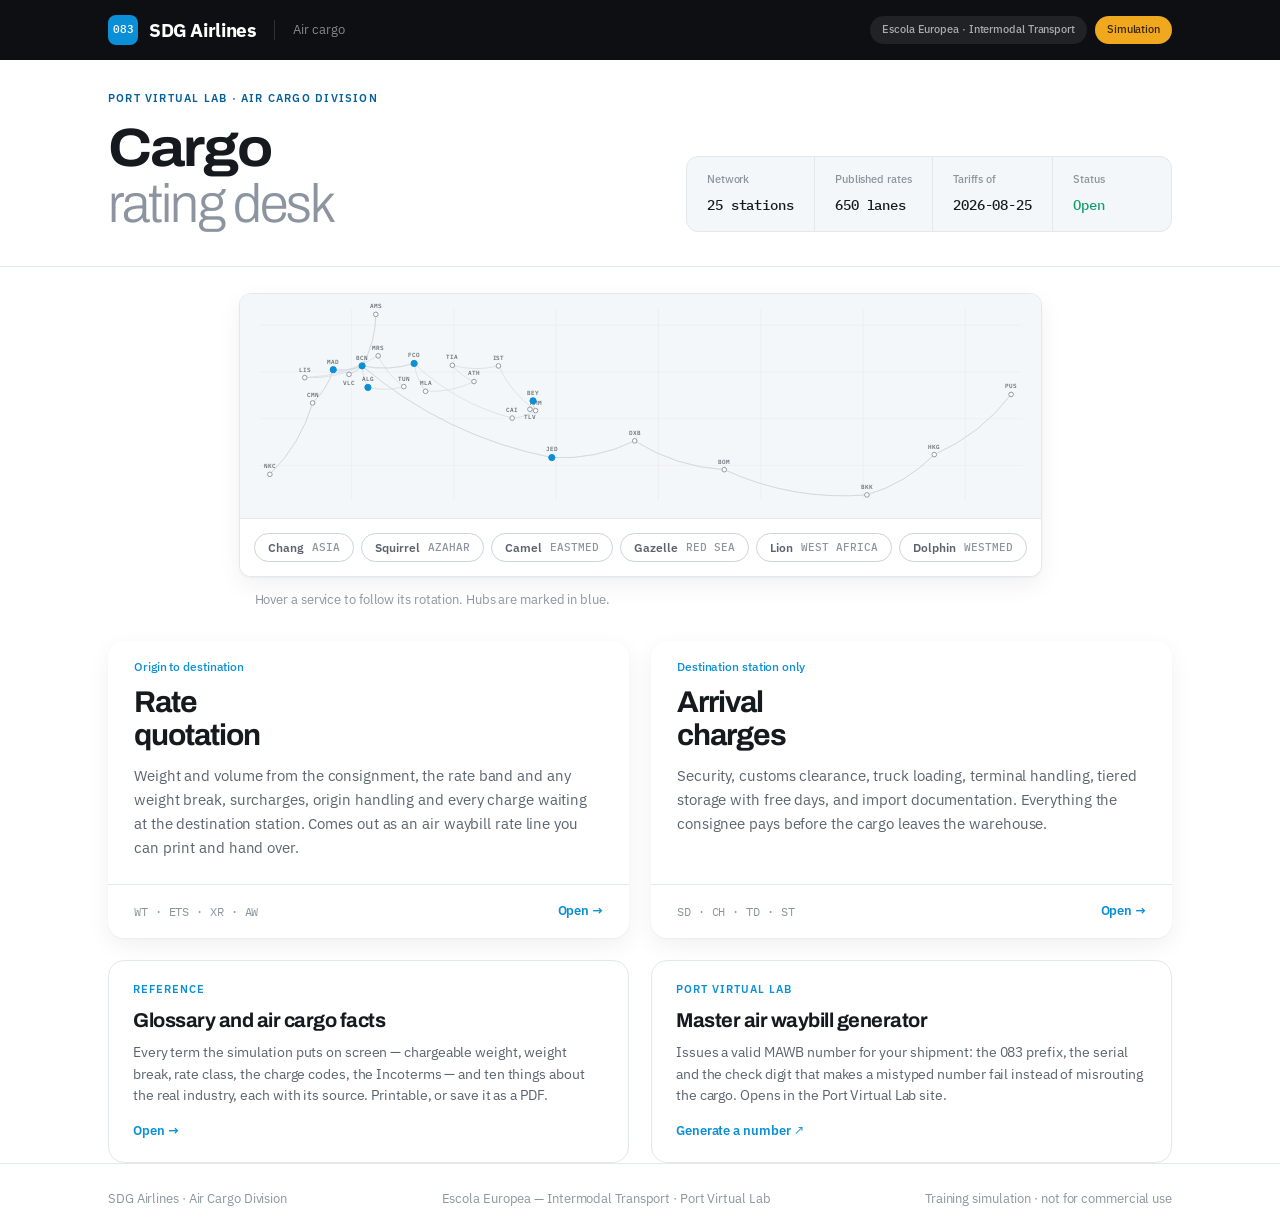
<file: docs/index.html>
<!DOCTYPE html>
<html lang="en">
<head>
<meta charset="UTF-8">
<meta name="viewport" content="width=device-width, initial-scale=1.0">
<title>SDG Airlines — Air cargo tools</title>
<link rel="preconnect" href="https://fonts.googleapis.com">
<link rel="preconnect" href="https://fonts.gstatic.com" crossorigin>
<link href="https://fonts.googleapis.com/css2?family=Archivo:wdth,wght@75..125,300..800&family=IBM+Plex+Mono:wght@400;500;600&family=IBM+Plex+Sans:wght@400;500;600&display=swap" rel="stylesheet">
<link rel="stylesheet" href="assets/css/sdg.css?v=202609220929">
</head>
<body>

<header class="carrier">
  <div class="carrier-in">
    <span class="mark"><span class="prefix">083</span>SDG Airlines</span>
    <span class="carrier-role">Air cargo</span>
    <span class="carrier-end">
      <span class="flag">Escola Europea &middot; Intermodal Transport</span>
      <span class="flag sim">Simulation</span>
    </span>
  </div>
</header>

<div class="masthead">
  <div class="masthead-in">
    <div class="masthead-txt">
      <div class="eyebrow">Port Virtual Lab &middot; air cargo division</div>
      <h1 class="headline">Cargo<span class="thin">rating desk</span></h1>
    </div>
    <div class="strip">
    <div class="strip-cell"><span class="strip-k">Network</span><span class="strip-v" id="n-airports">—</span></div>
    <div class="strip-cell"><span class="strip-k">Published rates</span><span class="strip-v" id="n-lanes">—</span></div>
    <div class="strip-cell"><span class="strip-k">Tariffs of</span><span class="strip-v" id="n-updated">—</span></div>
    <div class="strip-cell"><span class="strip-k">Status</span><span class="strip-v ok">Open</span></div>
  </div>
  </div>
</div>

<div class="mapwrap">
  <figure class="mapfig">
    <svg id="map" role="img" aria-label="SDG Airlines network: the active stations and the legs of every rotation"></svg>
    <div class="maplegend" id="maplegend"></div>
  </figure>
  <p class="map-cap">Hover a service to follow its rotation. Hubs are marked in blue.</p>
</div>

<div class="desks">
  <a class="desk" href="quote.html">
    <div class="desk-n">Origin to destination</div>
    <div class="desk-b">
      <div class="desk-t">Rate<br>quotation</div>
      <div class="desk-x">Weight and volume from the consignment, the rate band and any weight break, surcharges, origin handling and every charge waiting at the destination station. Comes out as an air waybill rate line you can print and hand over.</div>
    </div>
    <div class="desk-f">
      <span class="desk-codes">WT &middot; ETS &middot; XR &middot; AW</span>
      <span class="desk-go">Open &rarr;</span>
    </div>
  </a>

  <a class="desk" href="arrival.html">
    <div class="desk-n">Destination station only</div>
    <div class="desk-b">
      <div class="desk-t">Arrival<br>charges</div>
      <div class="desk-x">Security, customs clearance, truck loading, terminal handling, tiered storage with free days, and import documentation. Everything the consignee pays before the cargo leaves the warehouse.</div>
    </div>
    <div class="desk-f">
      <span class="desk-codes">SD &middot; CH &middot; TD &middot; ST</span>
      <span class="desk-go">Open &rarr;</span>
    </div>
  </a>
</div>

<div class="desks-2">
  <a class="desk-s" href="glossary.html">
    <span class="desk-s-n">Reference</span>
    <span class="desk-s-t">Glossary and air cargo facts</span>
    <span class="desk-s-x">Every term the simulation puts on screen &mdash; chargeable weight,
    weight break, rate class, the charge codes, the Incoterms &mdash; and ten things about the
    real industry, each with its source. Printable, or save it as a PDF.</span>
    <span class="desk-s-f">Open &rarr;</span>
  </a>

  <a class="desk-s" href="https://sites.google.com/playpcs.com/sdg-airlines/quotations/master-awb-number-generator" target="_blank" rel="noopener">
    <span class="desk-s-n">Port Virtual Lab</span>
    <span class="desk-s-t">Master air waybill generator</span>
    <span class="desk-s-x">Issues a valid MAWB number for your shipment: the 083 prefix, the
    serial and the check digit that makes a mistyped number fail instead of misrouting the
    cargo. Opens in the Port Virtual Lab site.</span>
    <span class="desk-s-f"><span class="ext">Generate a number</span></span>
  </a>
</div>

<footer class="foot">
  <div class="foot-in">
    <span>SDG Airlines &middot; Air Cargo Division</span>
    <span>Escola Europea &mdash; Intermodal Transport &middot; Port Virtual Lab</span>
    <span>Training simulation &middot; not for commercial use</span>
  </div>
</footer>

<script src="assets/js/engine.js?v=202609220929"></script>
<script src="assets/js/data.js?v=202609220929"></script>
<script src="assets/js/map.js?v=202609220929"></script>
<script>
SDGData.load().then(function (d) {
  document.getElementById('n-airports').textContent =
    d.airports.filter(function (a) { return a.active; }).length + ' stations';
  var lanes = 0;
  Object.keys(d.routes).forEach(function (o) { lanes += Object.keys(d.routes[o]).length; });
  document.getElementById('n-lanes').textContent = lanes + ' lanes';
  document.getElementById('n-updated').textContent = (d.generated_at || '').slice(0, 10) || '—';
  SDGMap.draw(document.getElementById('map'), document.getElementById('maplegend'), d);
}).catch(function (e) {
  document.getElementById('n-airports').textContent = 'unavailable';
  console.error(e);
});
</script>
</body>
</html>
</file>
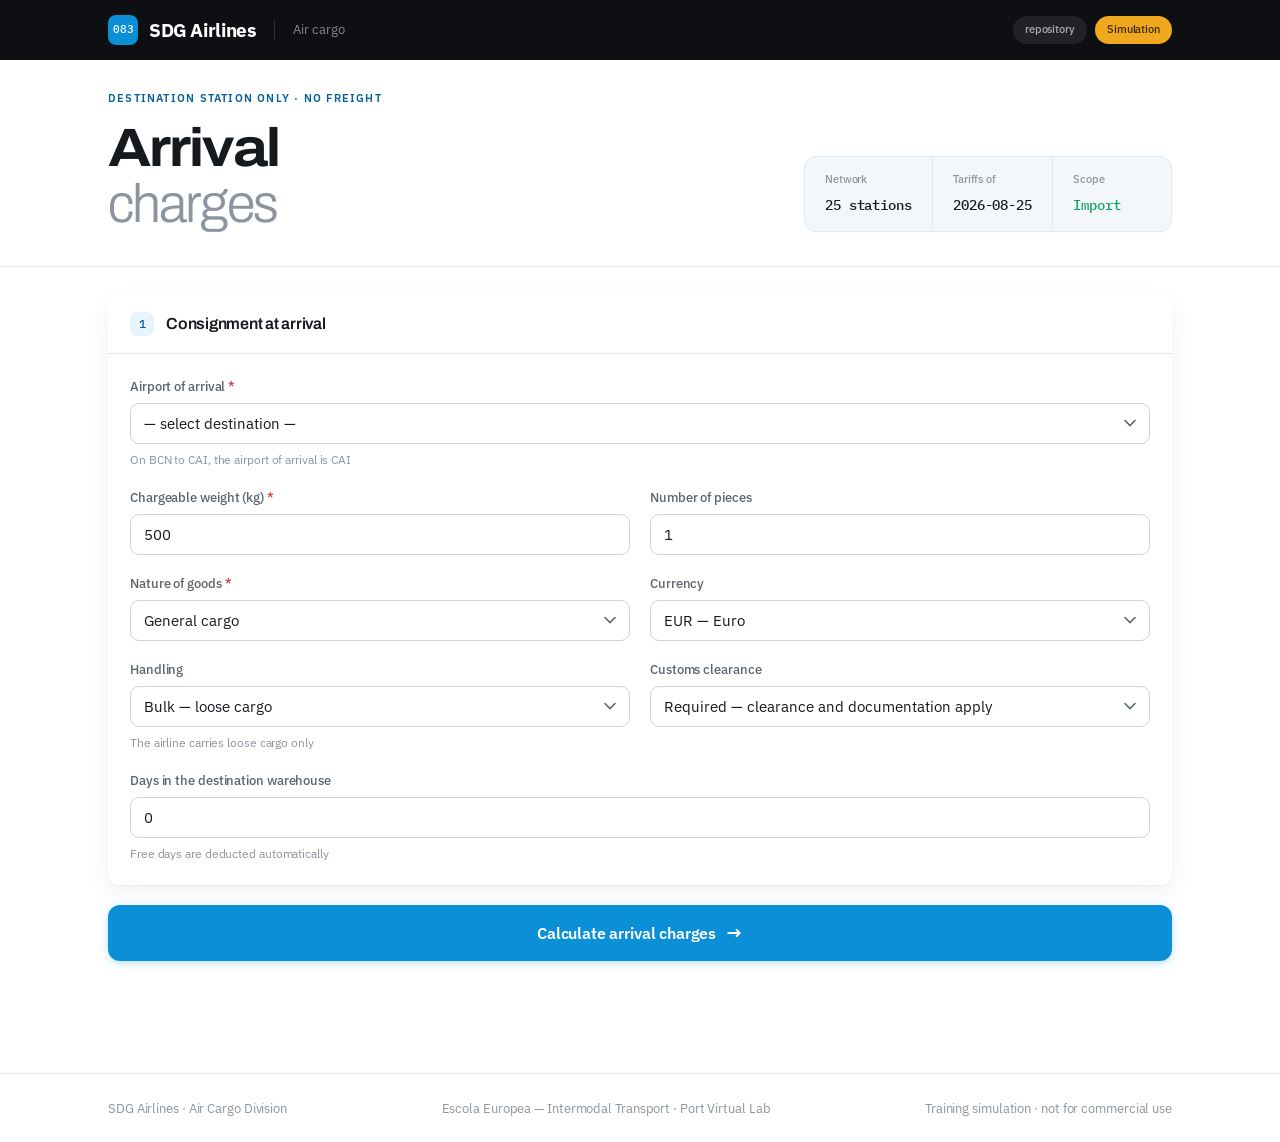
<file: docs/arrival.html>
<!DOCTYPE html>
<html lang="en">
<head>
<meta charset="UTF-8">
<meta name="viewport" content="width=device-width, initial-scale=1.0">
<title>SDG Airlines — Arrival charges</title>
<link rel="preconnect" href="https://fonts.googleapis.com">
<link rel="preconnect" href="https://fonts.gstatic.com" crossorigin>
<link href="https://fonts.googleapis.com/css2?family=Archivo:wdth,wght@75..125,300..800&family=IBM+Plex+Mono:wght@400;500;600&family=IBM+Plex+Sans:wght@400;500;600&display=swap" rel="stylesheet">
<link rel="stylesheet" href="assets/css/sdg.css?v=202609220929">
</head>
<body>

<header class="carrier">
  <div class="carrier-in">
    <a class="mark" href="index.html"><span class="prefix">083</span>SDG Airlines</a>
    <span class="carrier-role">Air cargo</span>
    <span class="carrier-end">
      <span class="flag" id="s-source">repository</span>
      <span class="flag sim">Simulation</span>
    </span>
  </div>
</header>

<div class="masthead">
  <div class="masthead-in">
    <div class="masthead-txt">
      <div class="eyebrow">Destination station only · no freight</div>
      <h1 class="headline">Arrival<span class="thin">charges</span></h1>
    </div>
    <div class="strip">
    <div class="strip-cell"><span class="strip-k">Network</span><span class="strip-v" id="s-airports">—</span></div>
    <div class="strip-cell"><span class="strip-k">Tariffs of</span><span class="strip-v" id="s-updated">—</span></div>
    <div class="strip-cell"><span class="strip-k">Scope</span><span class="strip-v ok">Import</span></div>
  </div>
  </div>
</div>

<main class="shell">

  <section class="box">
    <div class="box-head"><span class="box-n">1</span><span class="box-t">Consignment at arrival</span></div>
    <div class="fields">
      <div class="field wide">
        <label for="destination">Airport of arrival <span class="req">*</span></label>
        <select id="destination"></select>
        <div class="note">On BCN to CAI, the airport of arrival is CAI</div>
      </div>
      <div class="field">
        <label for="cwDirect">Chargeable weight (kg) <span class="req">*</span></label>
        <input type="number" id="cwDirect" value="500" min="1" step="0.5">
      </div>
      <div class="field">
        <label for="pieces">Number of pieces</label>
        <input type="number" id="pieces" value="1" min="1" step="1">
      </div>
      <div class="field">
        <label for="cargoType">Nature of goods <span class="req">*</span></label>
        <select id="cargoType"></select>
      </div>
      <div class="field">
        <label for="currency">Currency</label>
        <select id="currency"></select>
      </div>
      <div class="field">
        <label for="handling">Handling</label>
        <select id="handling">
          <option value="Bulk">Bulk &mdash; loose cargo</option>
        </select>
        <div class="note">The airline carries loose cargo only</div>
      </div>
      <div class="field">
        <label for="customs">Customs clearance</label>
        <select id="customs">
          <option value="yes">Required — clearance and documentation apply</option>
          <option value="no">Not required</option>
        </select>
      </div>
      <div class="field wide">
        <label for="storageDays">Days in the destination warehouse</label>
        <input type="number" id="storageDays" value="0" min="0" step="1">
        <div class="note">Free days are deducted automatically</div>
      </div>
    </div>
  </section>

  <section class="box" id="gate">
    <div class="box-head"><span class="box-n">2</span><span class="box-t">Who is quoting</span>
      <span class="box-note">Recorded in the Port Virtual Lab operations register</span></div>
    <div class="fields">
      <div class="field">
        <label for="opName">Your name <span class="req">*</span></label>
        <input type="text" id="opName" autocomplete="name" placeholder="first and last name">
      </div>
      <div class="field">
        <label for="opEmail">Email address <span class="req">*</span></label>
        <input type="email" id="opEmail" autocomplete="email" placeholder="you@school.edu">
      </div>
      <div class="field wide">
        <label for="opPin">Port Virtual Lab PIN <span class="req">*</span></label>
        <input type="text" id="opPin" autocomplete="off" placeholder="your institution's code">
        <div class="note">Checked against the Port Virtual Lab register. Ask your tutor if you do not have one.</div>
      </div>
    </div>
  </section>

  <button class="execute" id="calc" type="button">Calculate arrival charges</button>

  <section class="doc" id="doc">
    <div id="alert"></div>
    <div class="doc-sheet">
      <div class="doc-top">
        <div>
          <div class="doc-carrier">SDG Airlines</div>
          <div class="doc-kind">Air cargo division &middot; arrival charges estimate</div>
          <div class="doc-lane" id="doc-lane"></div>
          <div class="doc-cities" id="doc-cities"></div>
        </div>
        <div>
          <dl class="doc-ref" id="doc-ref"></dl>
          <div class="tools">
            <button class="tool" id="print" type="button">Print</button>
            <button class="tool" id="csv" type="button">Export CSV</button>
          </div>
        </div>
      </div>
      <div class="rateline" id="rateline"></div>
      <div class="ledger-wrap"><table class="ledger"><tbody id="ledger"></tbody></table></div>
      <div class="grand">
        <div>
          <div class="grand-k">Total charges</div>
          <div class="grand-sub">Charges due at the destination station</div>
        </div>
        <div class="grand-v" id="grand"></div>
      </div>
      <div class="terms">
        <div class="terms-k">Conditions</div>
        <div class="terms-x">This estimate covers arrival charges at the destination airport only. Air freight, origin handling, airline surcharges, inland trucking, import duties, VAT and customs taxes are not included — use the rate quotation for a complete origin-to-destination figure. Storage is estimated on the declared number of days and is recalculated on actual release.</div>
        <div class="sign">Issued by SDG Airlines</div>
      </div>
    </div>
  </section>

</main>

<footer class="foot">
  <div class="foot-in">
    <span>SDG Airlines &middot; Air Cargo Division</span>
    <span>Escola Europea &mdash; Intermodal Transport &middot; Port Virtual Lab</span>
    <span>Training simulation &middot; not for commercial use</span>
  </div>
</footer>

<script src="assets/js/engine.js?v=202609220929"></script>
<script src="assets/js/network.js?v=202609220929"></script>
<script src="assets/js/data.js?v=202609220929"></script>
<script src="assets/js/ui.js?v=202609220929"></script>
<script>SDGUI.init('arrival');</script>
</body>
</html>
</file>
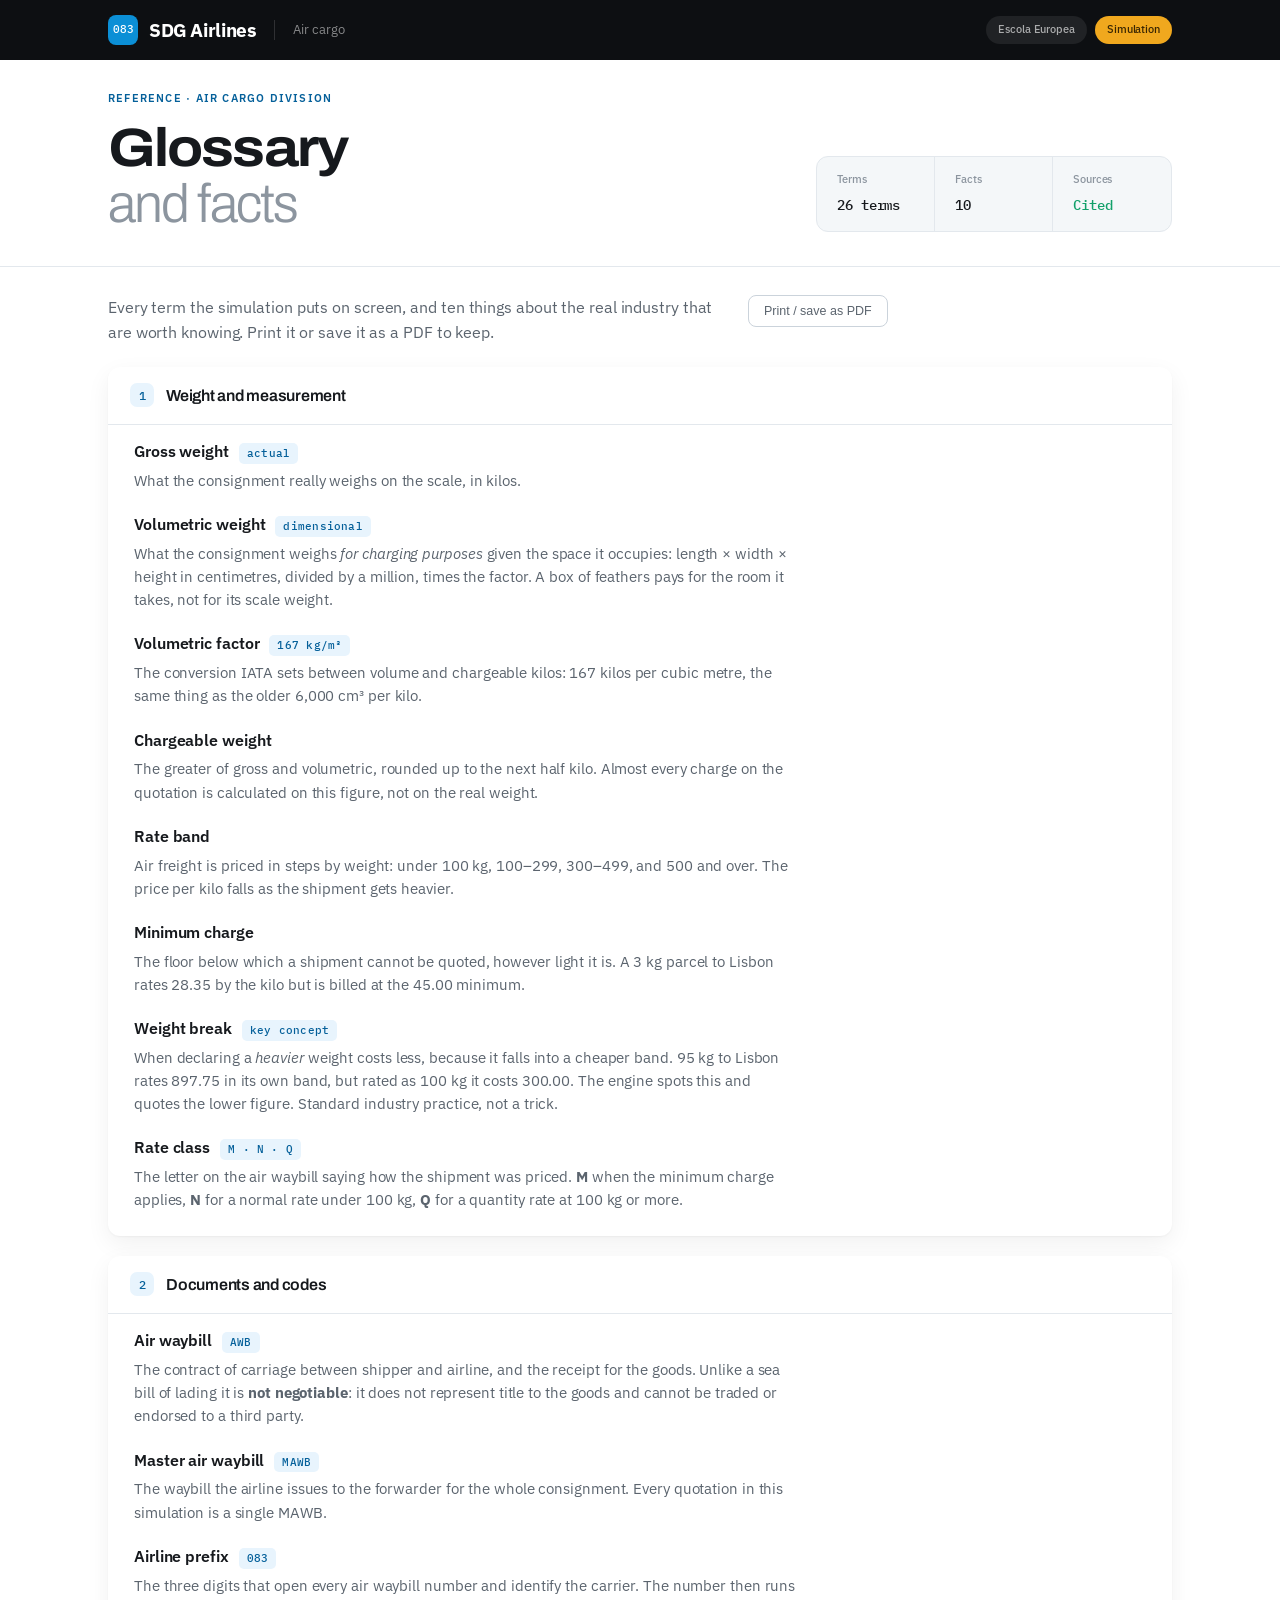
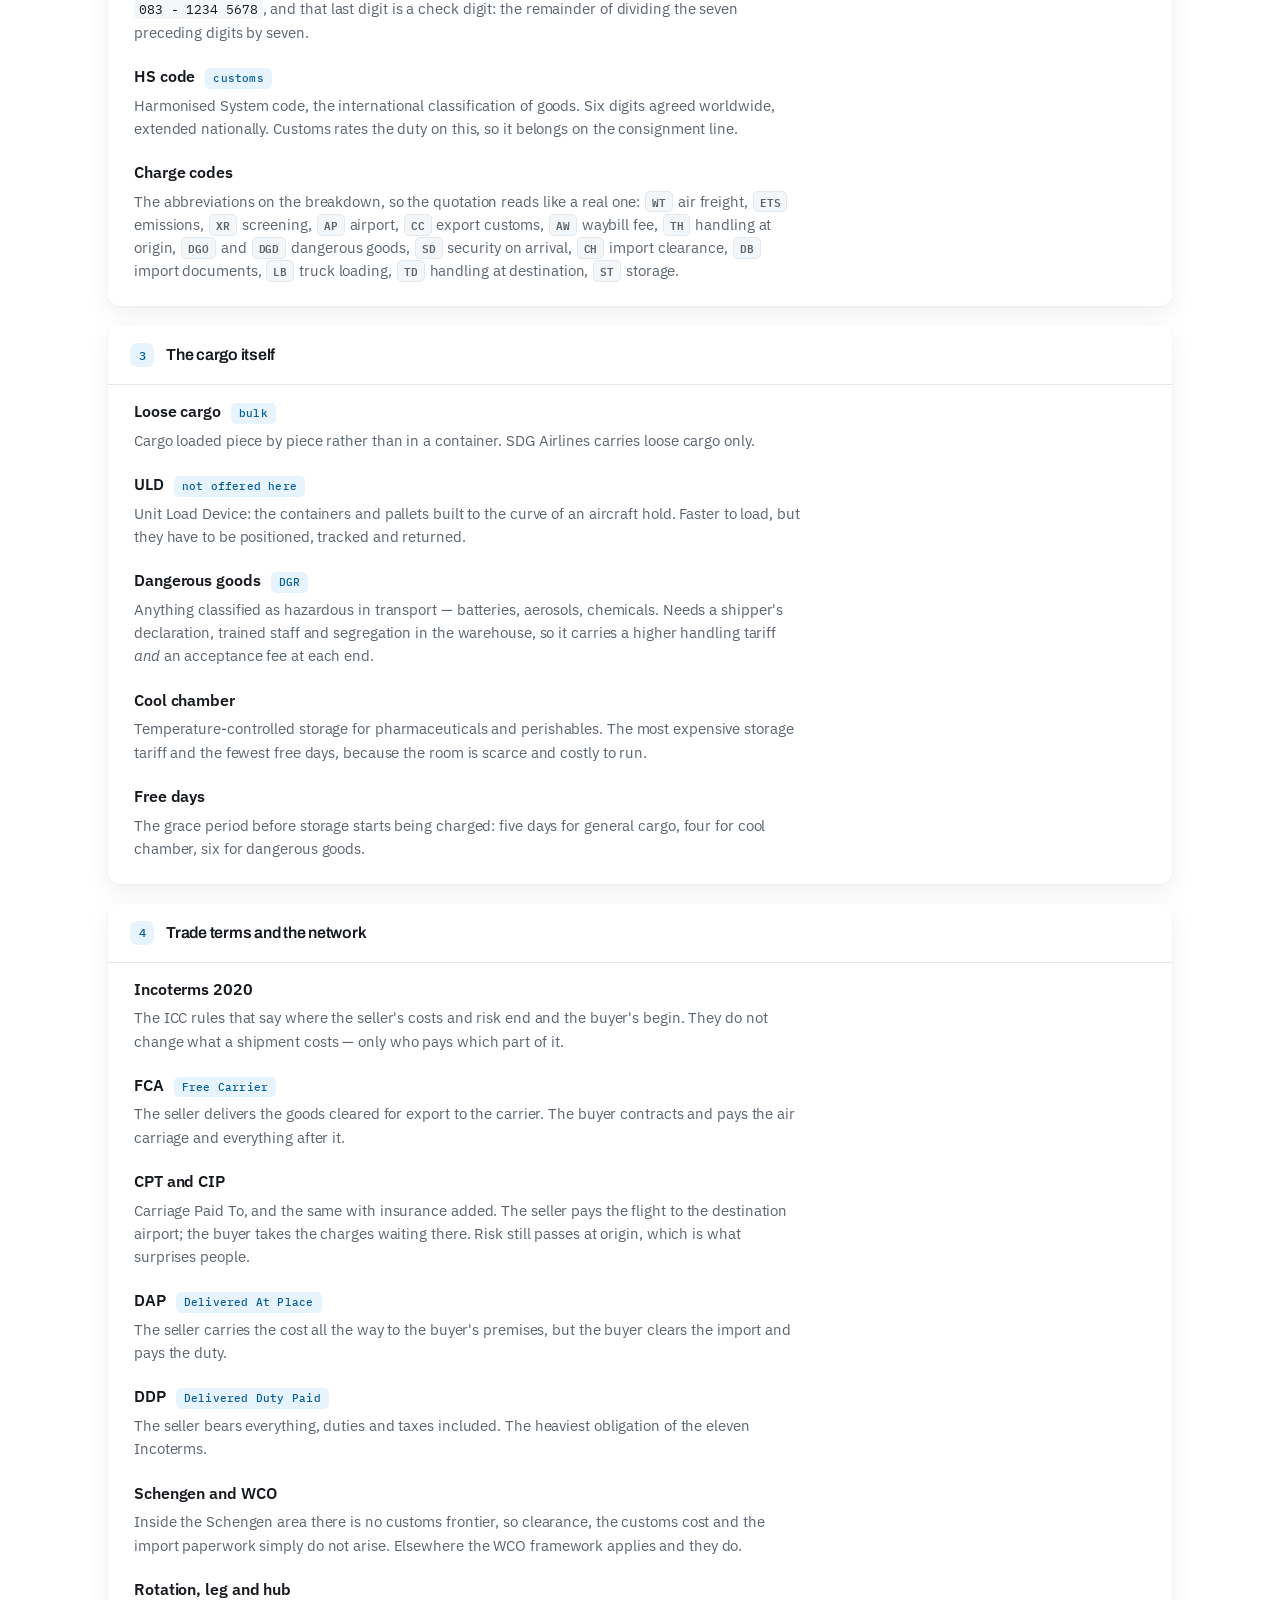
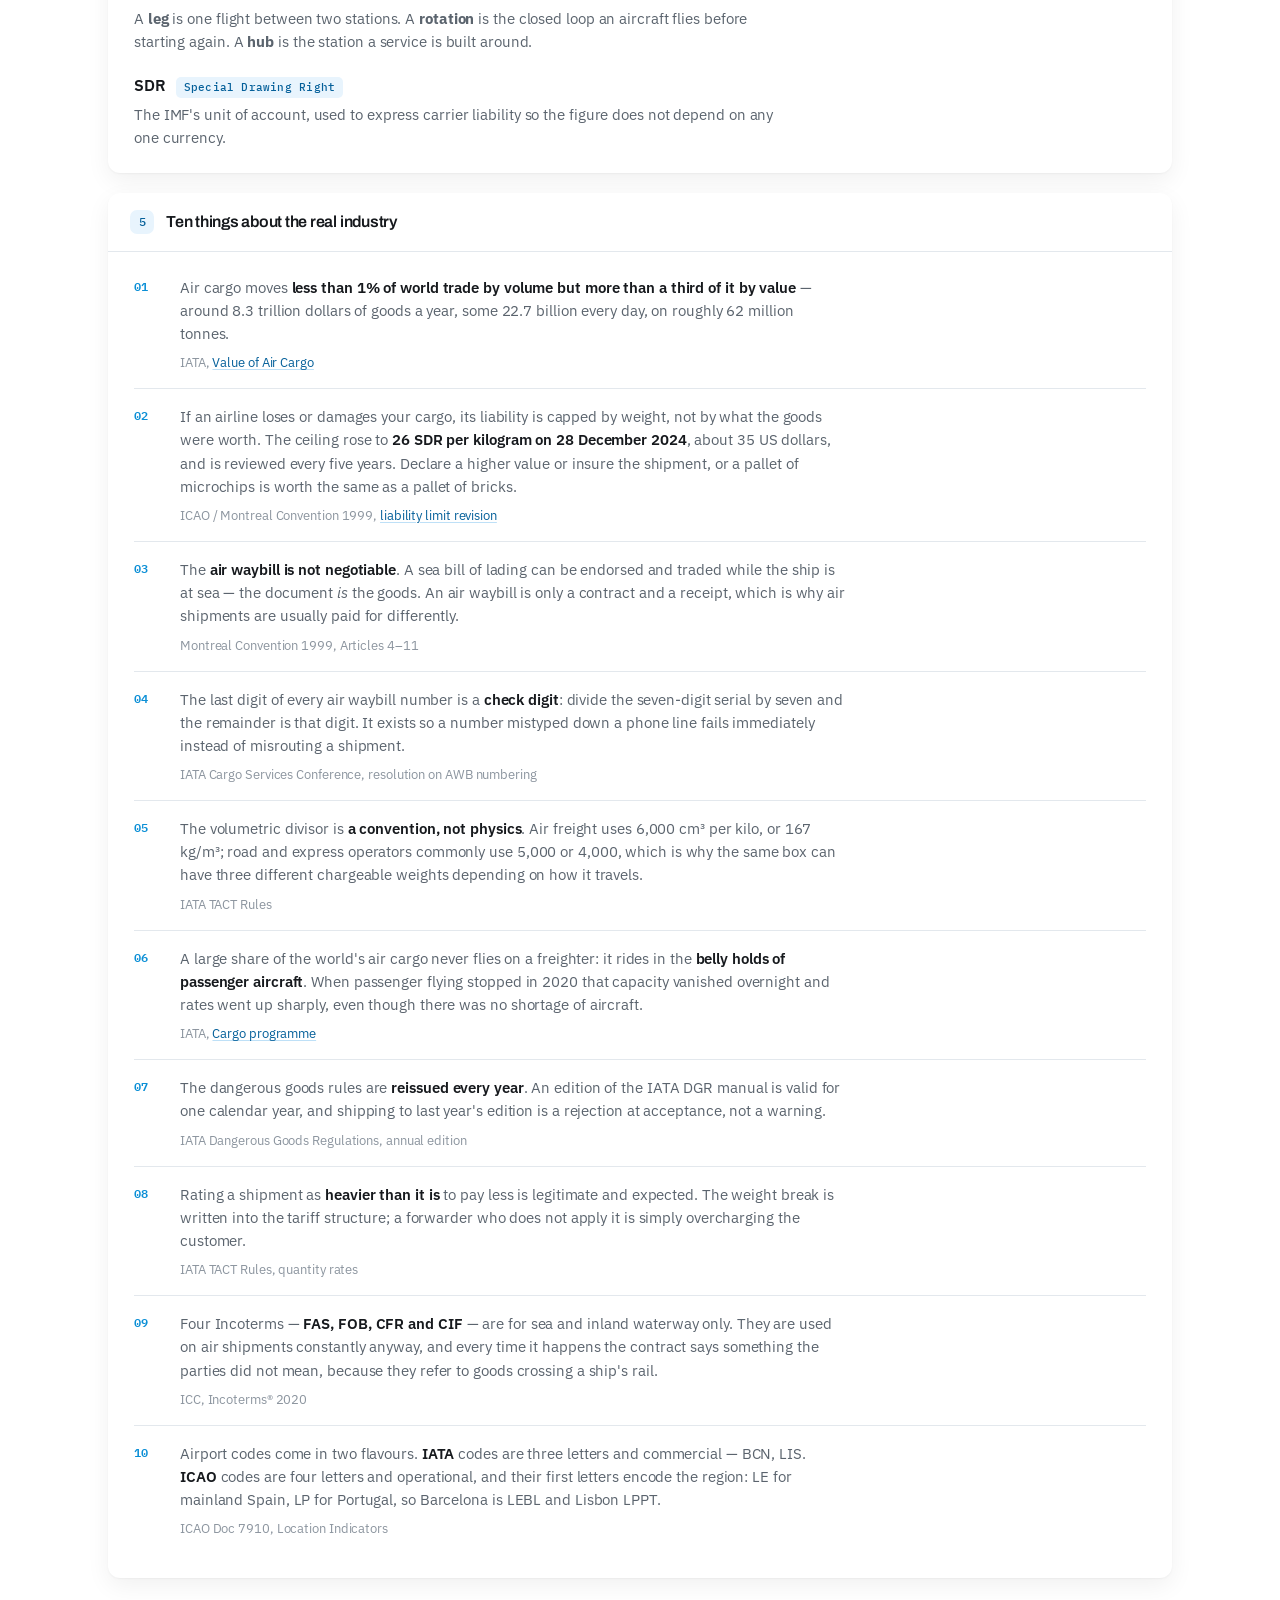
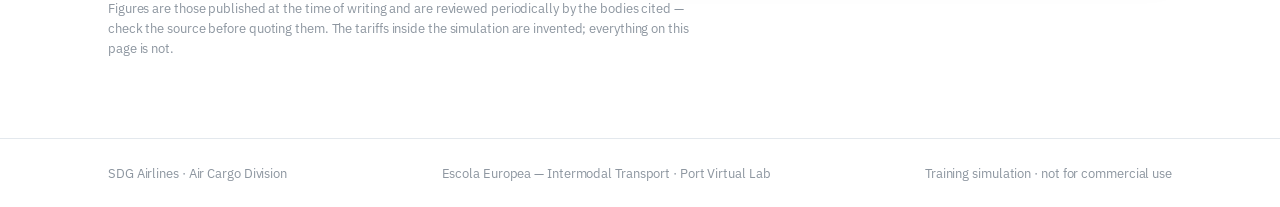
<file: docs/glossary.html>
<!DOCTYPE html>
<html lang="en">
<head>
<meta charset="UTF-8">
<meta name="viewport" content="width=device-width, initial-scale=1.0">
<title>SDG Airlines — Glossary and air cargo facts</title>
<link rel="preconnect" href="https://fonts.googleapis.com">
<link rel="preconnect" href="https://fonts.gstatic.com" crossorigin>
<link href="https://fonts.googleapis.com/css2?family=Archivo:wdth,wght@75..125,300..800&family=IBM+Plex+Mono:wght@400;500;600&family=IBM+Plex+Sans:wght@400;500;600&display=swap" rel="stylesheet">
<link rel="stylesheet" href="assets/css/sdg.css?v=202609220929">
</head>
<body>

<header class="carrier">
  <div class="carrier-in">
    <a class="mark" href="index.html"><span class="prefix">083</span>SDG Airlines</a>
    <span class="carrier-role">Air cargo</span>
    <span class="carrier-end">
      <span class="flag">Escola Europea</span>
      <span class="flag sim">Simulation</span>
    </span>
  </div>
</header>

<div class="masthead">
  <div class="masthead-in">
    <div class="masthead-txt">
      <div class="eyebrow">Reference &middot; air cargo division</div>
      <h1 class="headline">Glossary<span class="thin">and facts</span></h1>
    </div>
    <div class="strip">
      <div class="strip-cell"><span class="strip-k">Terms</span><span class="strip-v" id="n-terms">—</span></div>
      <div class="strip-cell"><span class="strip-k">Facts</span><span class="strip-v">10</span></div>
      <div class="strip-cell"><span class="strip-k">Sources</span><span class="strip-v ok">Cited</span></div>
    </div>
  </div>
</div>

<main class="shell">

  <div class="gl-tools">
    <p class="gl-lede">Every term the simulation puts on screen, and ten things about the real
    industry that are worth knowing. Print it or save it as a PDF to keep.</p>
    <button class="tool" id="print" type="button">Print / save as PDF</button>
  </div>

  <section class="box">
    <div class="box-head"><span class="box-n">1</span><span class="box-t">Weight and measurement</span></div>
    <dl class="gl">
      <dt>Gross weight<span class="gl-x">actual</span></dt>
      <dd>What the consignment really weighs on the scale, in kilos.</dd>

      <dt>Volumetric weight<span class="gl-x">dimensional</span></dt>
      <dd>What the consignment weighs <em>for charging purposes</em> given the space it occupies:
      length &times; width &times; height in centimetres, divided by a million, times the factor.
      A box of feathers pays for the room it takes, not for its scale weight.</dd>

      <dt>Volumetric factor<span class="gl-x">167 kg/m&sup3;</span></dt>
      <dd>The conversion IATA sets between volume and chargeable kilos: 167 kilos per cubic metre,
      the same thing as the older 6,000 cm&sup3; per kilo.</dd>

      <dt>Chargeable weight</dt>
      <dd>The greater of gross and volumetric, rounded up to the next half kilo. Almost every
      charge on the quotation is calculated on this figure, not on the real weight.</dd>

      <dt>Rate band</dt>
      <dd>Air freight is priced in steps by weight: under 100 kg, 100&ndash;299, 300&ndash;499, and
      500 and over. The price per kilo falls as the shipment gets heavier.</dd>

      <dt>Minimum charge</dt>
      <dd>The floor below which a shipment cannot be quoted, however light it is. A 3 kg parcel to
      Lisbon rates 28.35 by the kilo but is billed at the 45.00 minimum.</dd>

      <dt>Weight break<span class="gl-x">key concept</span></dt>
      <dd>When declaring a <em>heavier</em> weight costs less, because it falls into a cheaper
      band. 95 kg to Lisbon rates 897.75 in its own band, but rated as 100 kg it costs 300.00.
      The engine spots this and quotes the lower figure. Standard industry practice, not a trick.</dd>

      <dt>Rate class<span class="gl-x">M &middot; N &middot; Q</span></dt>
      <dd>The letter on the air waybill saying how the shipment was priced. <strong>M</strong> when
      the minimum charge applies, <strong>N</strong> for a normal rate under 100 kg,
      <strong>Q</strong> for a quantity rate at 100 kg or more.</dd>
    </dl>
  </section>

  <section class="box">
    <div class="box-head"><span class="box-n">2</span><span class="box-t">Documents and codes</span></div>
    <dl class="gl">
      <dt>Air waybill<span class="gl-x">AWB</span></dt>
      <dd>The contract of carriage between shipper and airline, and the receipt for the goods.
      Unlike a sea bill of lading it is <strong>not negotiable</strong>: it does not represent
      title to the goods and cannot be traded or endorsed to a third party.</dd>

      <dt>Master air waybill<span class="gl-x">MAWB</span></dt>
      <dd>The waybill the airline issues to the forwarder for the whole consignment. Every
      quotation in this simulation is a single MAWB.</dd>

      <dt>Airline prefix<span class="gl-x">083</span></dt>
      <dd>The three digits that open every air waybill number and identify the carrier. The number
      then runs <code>083&nbsp;-&nbsp;1234&nbsp;5678</code>, and that last digit is a check digit:
      the remainder of dividing the seven preceding digits by seven.</dd>

      <dt>HS code<span class="gl-x">customs</span></dt>
      <dd>Harmonised System code, the international classification of goods. Six digits agreed
      worldwide, extended nationally. Customs rates the duty on this, so it belongs on the
      consignment line.</dd>

      <dt>Charge codes</dt>
      <dd>The abbreviations on the breakdown, so the quotation reads like a real one:
      <span class="gl-c">WT</span> air freight,
      <span class="gl-c">ETS</span> emissions,
      <span class="gl-c">XR</span> screening,
      <span class="gl-c">AP</span> airport,
      <span class="gl-c">CC</span> export customs,
      <span class="gl-c">AW</span> waybill fee,
      <span class="gl-c">TH</span> handling at origin,
      <span class="gl-c">DGO</span> and <span class="gl-c">DGD</span> dangerous goods,
      <span class="gl-c">SD</span> security on arrival,
      <span class="gl-c">CH</span> import clearance,
      <span class="gl-c">DB</span> import documents,
      <span class="gl-c">LB</span> truck loading,
      <span class="gl-c">TD</span> handling at destination,
      <span class="gl-c">ST</span> storage.</dd>
    </dl>
  </section>

  <section class="box">
    <div class="box-head"><span class="box-n">3</span><span class="box-t">The cargo itself</span></div>
    <dl class="gl">
      <dt>Loose cargo<span class="gl-x">bulk</span></dt>
      <dd>Cargo loaded piece by piece rather than in a container. SDG Airlines carries loose cargo
      only.</dd>

      <dt>ULD<span class="gl-x">not offered here</span></dt>
      <dd>Unit Load Device: the containers and pallets built to the curve of an aircraft hold.
      Faster to load, but they have to be positioned, tracked and returned.</dd>

      <dt>Dangerous goods<span class="gl-x">DGR</span></dt>
      <dd>Anything classified as hazardous in transport &mdash; batteries, aerosols, chemicals.
      Needs a shipper's declaration, trained staff and segregation in the warehouse, so it carries
      a higher handling tariff <em>and</em> an acceptance fee at each end.</dd>

      <dt>Cool chamber</dt>
      <dd>Temperature-controlled storage for pharmaceuticals and perishables. The most expensive
      storage tariff and the fewest free days, because the room is scarce and costly to run.</dd>

      <dt>Free days</dt>
      <dd>The grace period before storage starts being charged: five days for general cargo, four
      for cool chamber, six for dangerous goods.</dd>
    </dl>
  </section>

  <section class="box">
    <div class="box-head"><span class="box-n">4</span><span class="box-t">Trade terms and the network</span></div>
    <dl class="gl">
      <dt>Incoterms 2020</dt>
      <dd>The ICC rules that say where the seller's costs and risk end and the buyer's begin. They
      do not change what a shipment costs &mdash; only who pays which part of it.</dd>

      <dt>FCA<span class="gl-x">Free Carrier</span></dt>
      <dd>The seller delivers the goods cleared for export to the carrier. The buyer contracts and
      pays the air carriage and everything after it.</dd>

      <dt>CPT and CIP</dt>
      <dd>Carriage Paid To, and the same with insurance added. The seller pays the flight to the
      destination airport; the buyer takes the charges waiting there. Risk still passes at
      origin, which is what surprises people.</dd>

      <dt>DAP<span class="gl-x">Delivered At Place</span></dt>
      <dd>The seller carries the cost all the way to the buyer's premises, but the buyer clears
      the import and pays the duty.</dd>

      <dt>DDP<span class="gl-x">Delivered Duty Paid</span></dt>
      <dd>The seller bears everything, duties and taxes included. The heaviest obligation of the
      eleven Incoterms.</dd>

      <dt>Schengen and WCO</dt>
      <dd>Inside the Schengen area there is no customs frontier, so clearance, the customs cost
      and the import paperwork simply do not arise. Elsewhere the WCO framework applies and they
      do.</dd>

      <dt>Rotation, leg and hub</dt>
      <dd>A <strong>leg</strong> is one flight between two stations. A <strong>rotation</strong>
      is the closed loop an aircraft flies before starting again. A <strong>hub</strong> is the
      station a service is built around.</dd>

      <dt>SDR<span class="gl-x">Special Drawing Right</span></dt>
      <dd>The IMF's unit of account, used to express carrier liability so the figure does not
      depend on any one currency.</dd>
    </dl>
  </section>

  <section class="box">
    <div class="box-head"><span class="box-n">5</span><span class="box-t">Ten things about the real industry</span></div>
    <ol class="facts">
      <li>
        <p>Air cargo moves <strong>less than 1% of world trade by volume but more than a third of
        it by value</strong> &mdash; around 8.3 trillion dollars of goods a year, some 22.7 billion
        every day, on roughly 62 million tonnes.</p>
        <cite>IATA, <a href="https://www.iata.org/en/programs/cargo/sustainability/benefits/" target="_blank" rel="noopener">Value of Air Cargo</a></cite>
      </li>
      <li>
        <p>If an airline loses or damages your cargo, its liability is capped by weight, not by
        what the goods were worth. The ceiling rose to <strong>26 SDR per kilogram on 28 December
        2024</strong>, about 35 US dollars, and is reviewed every five years. Declare a higher
        value or insure the shipment, or a pallet of microchips is worth the same as a pallet of
        bricks.</p>
        <cite>ICAO / Montreal Convention 1999, <a href="https://www.icao.int/news/international-air-travel-liability-limits-set-increase-enhancing-customer-compensation-0" target="_blank" rel="noopener">liability limit revision</a></cite>
      </li>
      <li>
        <p>The <strong>air waybill is not negotiable</strong>. A sea bill of lading can be endorsed
        and traded while the ship is at sea &mdash; the document <em>is</em> the goods. An air
        waybill is only a contract and a receipt, which is why air shipments are usually paid for
        differently.</p>
        <cite>Montreal Convention 1999, Articles 4&ndash;11</cite>
      </li>
      <li>
        <p>The last digit of every air waybill number is a <strong>check digit</strong>: divide the
        seven-digit serial by seven and the remainder is that digit. It exists so a number
        mistyped down a phone line fails immediately instead of misrouting a shipment.</p>
        <cite>IATA Cargo Services Conference, resolution on AWB numbering</cite>
      </li>
      <li>
        <p>The volumetric divisor is <strong>a convention, not physics</strong>. Air freight uses
        6,000 cm&sup3; per kilo, or 167 kg/m&sup3;; road and express operators commonly use 5,000
        or 4,000, which is why the same box can have three different chargeable weights depending
        on how it travels.</p>
        <cite>IATA TACT Rules</cite>
      </li>
      <li>
        <p>A large share of the world's air cargo never flies on a freighter: it rides in the
        <strong>belly holds of passenger aircraft</strong>. When passenger flying stopped in 2020
        that capacity vanished overnight and rates went up sharply, even though there was no
        shortage of aircraft.</p>
        <cite>IATA, <a href="https://www.iata.org/en/programs/cargo/" target="_blank" rel="noopener">Cargo programme</a></cite>
      </li>
      <li>
        <p>The dangerous goods rules are <strong>reissued every year</strong>. An edition of the
        IATA DGR manual is valid for one calendar year, and shipping to last year's edition is a
        rejection at acceptance, not a warning.</p>
        <cite>IATA Dangerous Goods Regulations, annual edition</cite>
      </li>
      <li>
        <p>Rating a shipment as <strong>heavier than it is</strong> to pay less is legitimate and
        expected. The weight break is written into the tariff structure; a forwarder who does not
        apply it is simply overcharging the customer.</p>
        <cite>IATA TACT Rules, quantity rates</cite>
      </li>
      <li>
        <p>Four Incoterms &mdash; <strong>FAS, FOB, CFR and CIF</strong> &mdash; are for sea and
        inland waterway only. They are used on air shipments constantly anyway, and every time it
        happens the contract says something the parties did not mean, because they refer to goods
        crossing a ship's rail.</p>
        <cite>ICC, Incoterms&reg; 2020</cite>
      </li>
      <li>
        <p>Airport codes come in two flavours. <strong>IATA</strong> codes are three letters and
        commercial &mdash; BCN, LIS. <strong>ICAO</strong> codes are four letters and operational,
        and their first letters encode the region: LE for mainland Spain, LP for Portugal, so
        Barcelona is LEBL and Lisbon LPPT.</p>
        <cite>ICAO Doc 7910, Location Indicators</cite>
      </li>
    </ol>
  </section>

  <p class="gl-foot">Figures are those published at the time of writing and are reviewed
  periodically by the bodies cited &mdash; check the source before quoting them. The tariffs
  inside the simulation are invented; everything on this page is not.</p>

</main>

<footer class="foot">
  <div class="foot-in">
    <span>SDG Airlines &middot; Air Cargo Division</span>
    <span>Escola Europea &mdash; Intermodal Transport &middot; Port Virtual Lab</span>
    <span>Training simulation &middot; not for commercial use</span>
  </div>
</footer>

<script>
document.getElementById('print').onclick = function () { window.print(); };
document.getElementById('n-terms').textContent =
  document.querySelectorAll('.gl dt').length + ' terms';
</script>
</body>
</html>
</file>
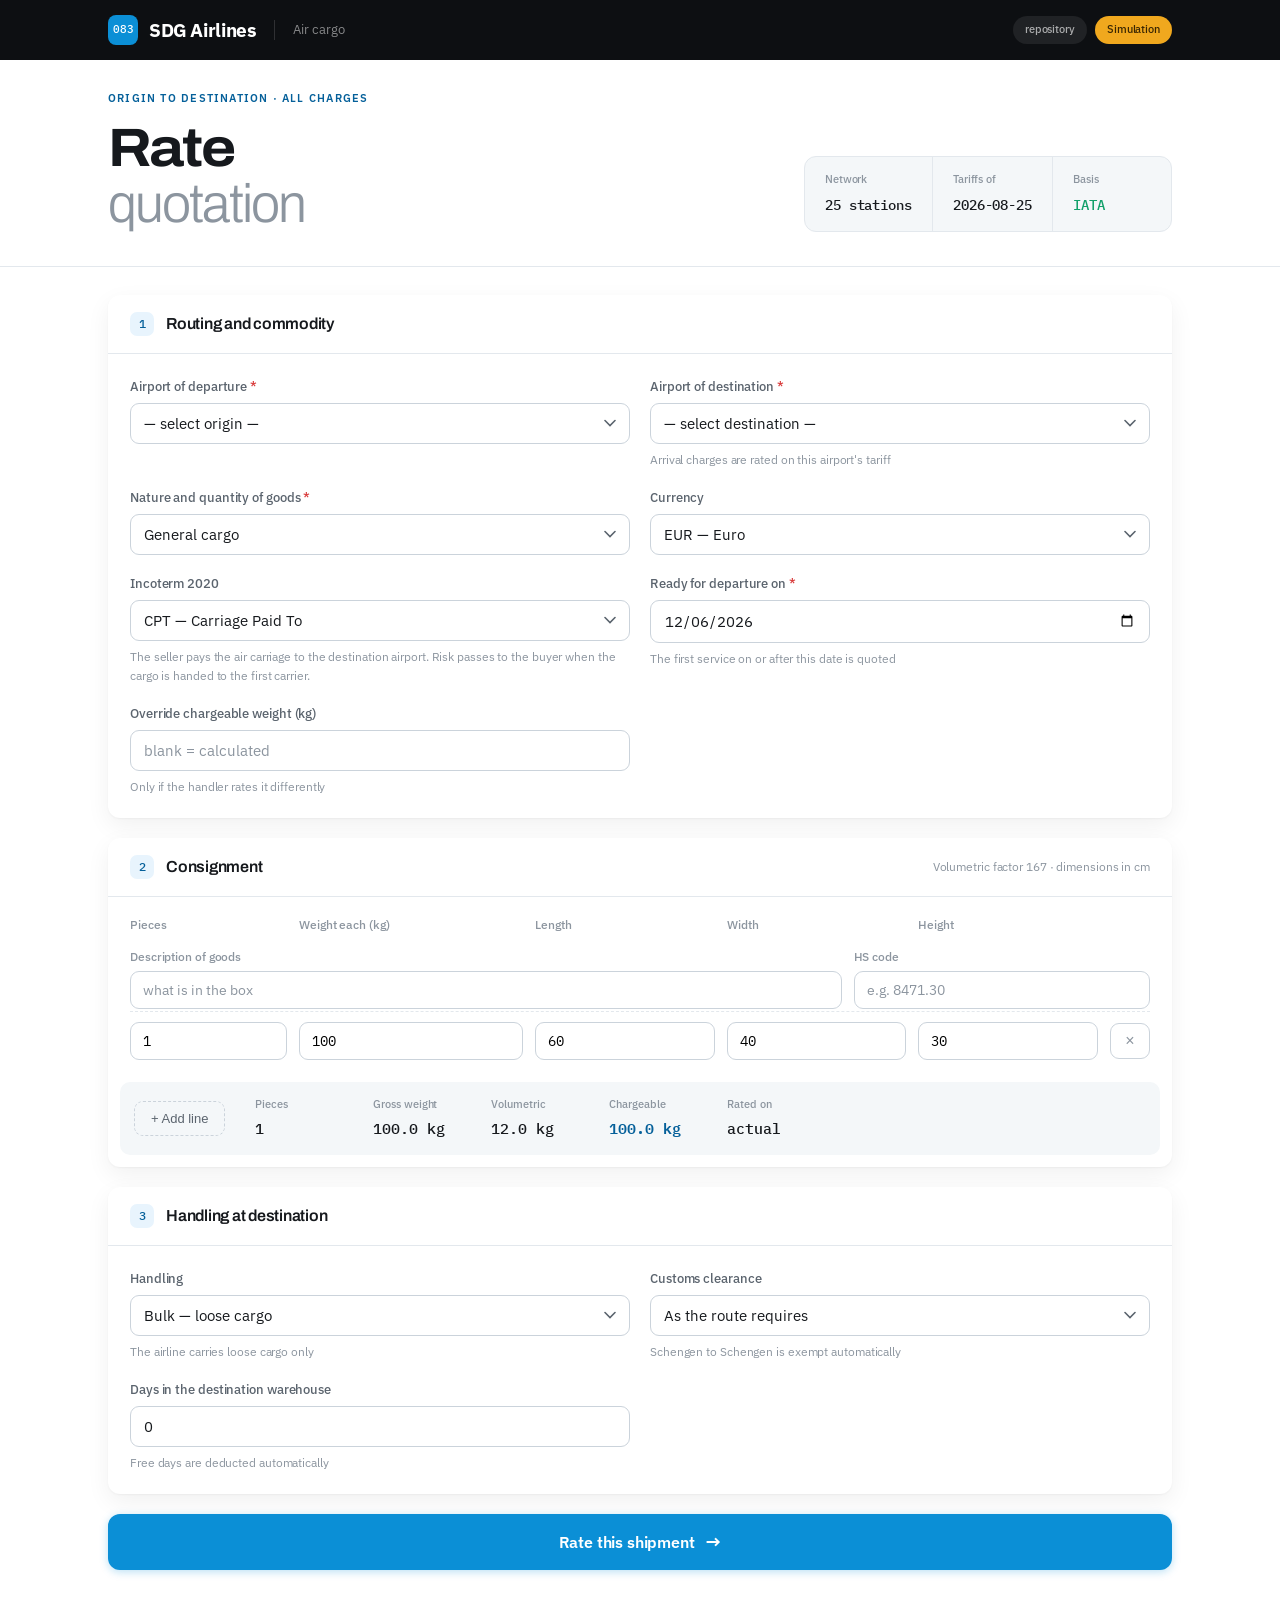
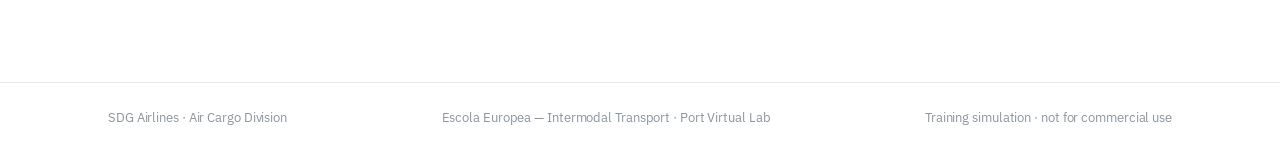
<file: docs/quote.html>
<!DOCTYPE html>
<html lang="en">
<head>
<meta charset="UTF-8">
<meta name="viewport" content="width=device-width, initial-scale=1.0">
<title>SDG Airlines — Rate quotation</title>
<link rel="preconnect" href="https://fonts.googleapis.com">
<link rel="preconnect" href="https://fonts.gstatic.com" crossorigin>
<link href="https://fonts.googleapis.com/css2?family=Archivo:wdth,wght@75..125,300..800&family=IBM+Plex+Mono:wght@400;500;600&family=IBM+Plex+Sans:wght@400;500;600&display=swap" rel="stylesheet">
<link rel="stylesheet" href="assets/css/sdg.css?v=202609220929">
</head>
<body>

<header class="carrier">
  <div class="carrier-in">
    <a class="mark" href="index.html"><span class="prefix">083</span>SDG Airlines</a>
    <span class="carrier-role">Air cargo</span>
    <span class="carrier-end">
      <span class="flag" id="s-source">repository</span>
      <span class="flag sim">Simulation</span>
    </span>
  </div>
</header>

<div class="masthead">
  <div class="masthead-in">
    <div class="masthead-txt">
      <div class="eyebrow">Origin to destination · all charges</div>
      <h1 class="headline">Rate<span class="thin">quotation</span></h1>
    </div>
    <div class="strip">
    <div class="strip-cell"><span class="strip-k">Network</span><span class="strip-v" id="s-airports">—</span></div>
    <div class="strip-cell"><span class="strip-k">Tariffs of</span><span class="strip-v" id="s-updated">—</span></div>
    <div class="strip-cell"><span class="strip-k">Basis</span><span class="strip-v ok">IATA</span></div>
  </div>
  </div>
</div>

<main class="shell">

  <section class="box">
    <div class="box-head"><span class="box-n">1</span><span class="box-t">Routing and commodity</span></div>
    <div class="fields">
      <div class="field">
        <label for="origin">Airport of departure <span class="req">*</span></label>
        <select id="origin"></select>
      </div>
      <div class="field">
        <label for="destination">Airport of destination <span class="req">*</span></label>
        <select id="destination"></select>
        <div class="note">Arrival charges are rated on this airport's tariff</div>
      </div>
      <div class="field">
        <label for="cargoType">Nature and quantity of goods <span class="req">*</span></label>
        <select id="cargoType"></select>
      </div>
      <div class="field">
        <label for="currency">Currency</label>
        <select id="currency"></select>
      </div>
      <div class="field">
        <label for="incoterm">Incoterm 2020</label>
        <select id="incoterm"></select>
        <div class="note" id="incotermNote">Decides which charges the seller bears and which fall to the buyer</div>
      </div>
      <div class="field">
        <label for="departDate">Ready for departure on <span class="req">*</span></label>
        <input type="date" id="departDate">
        <div class="note">The first service on or after this date is quoted</div>
      </div>
      <div class="field">
        <label for="cwOverride">Override chargeable weight (kg)</label>
        <input type="number" id="cwOverride" min="0" step="0.5" placeholder="blank = calculated">
        <div class="note">Only if the handler rates it differently</div>
      </div>
    </div>
  </section>

  <section class="box">
    <div class="box-head">
      <span class="box-n">2</span><span class="box-t">Consignment</span>
      <span class="box-note">Volumetric factor 167 &middot; dimensions in cm</span>
    </div>
    <div class="lines-head">
      <span>Pieces</span><span>Weight each (kg)</span><span>Length</span><span>Width</span><span>Height</span><span></span>
    </div>
    <div id="lines"></div>
    <div class="tally">
      <div class="tally-pad"><button class="add" type="button" id="addLine">+ Add line</button></div>
      <div class="tally-cell"><span class="tally-k">Pieces</span><span class="tally-v" id="t-pieces">—</span></div>
      <div class="tally-cell"><span class="tally-k">Gross weight</span><span class="tally-v" id="t-gross">—</span></div>
      <div class="tally-cell"><span class="tally-k">Volumetric</span><span class="tally-v" id="t-vol">—</span></div>
      <div class="tally-cell"><span class="tally-k">Chargeable</span><span class="tally-v key" id="t-cw">—</span></div>
      <div class="tally-cell"><span class="tally-k">Rated on</span><span class="tally-v" id="t-basis">—</span></div>
    </div>
  </section>

  <section class="box">
    <div class="box-head"><span class="box-n">3</span><span class="box-t">Handling at destination</span></div>
    <div class="fields">
      <div class="field">
        <label for="handling">Handling</label>
        <select id="handling">
          <option value="Bulk">Bulk &mdash; loose cargo</option>
        </select>
        <div class="note">The airline carries loose cargo only</div>
      </div>
      <div class="field">
        <label for="customs">Customs clearance</label>
        <select id="customs">
          <option value="yes">As the route requires</option>
          <option value="no">Not required</option>
        </select>
        <div class="note">Schengen to Schengen is exempt automatically</div>
      </div>
      <div class="field">
        <label for="storageDays">Days in the destination warehouse</label>
        <input type="number" id="storageDays" value="0" min="0" step="1">
        <div class="note">Free days are deducted automatically</div>
      </div>
    </div>
  </section>

  <section class="box" id="gate">
    <div class="box-head"><span class="box-n">4</span><span class="box-t">Who is quoting</span>
      <span class="box-note">Recorded in the Port Virtual Lab operations register</span></div>
    <div class="fields">
      <div class="field">
        <label for="opName">Your name <span class="req">*</span></label>
        <input type="text" id="opName" autocomplete="name" placeholder="first and last name">
      </div>
      <div class="field">
        <label for="opEmail">Email address <span class="req">*</span></label>
        <input type="email" id="opEmail" autocomplete="email" placeholder="you@school.edu">
      </div>
      <div class="field wide">
        <label for="opPin">Port Virtual Lab PIN <span class="req">*</span></label>
        <input type="text" id="opPin" autocomplete="off" placeholder="your institution's code">
        <div class="note">Checked against the Port Virtual Lab register. Ask your tutor if you do not have one.</div>
      </div>
    </div>
  </section>

  <button class="execute" id="calc" type="button">Rate this shipment</button>

  <section class="doc" id="doc">
    <div id="alert"></div>
    <div class="doc-sheet">
      <div class="doc-top">
        <div>
          <div class="doc-carrier">SDG Airlines</div>
          <div class="doc-kind">Air cargo division &middot; rate quotation</div>
          <div class="doc-lane" id="doc-lane"></div>
          <div class="doc-cities" id="doc-cities"></div>
        </div>
        <div>
          <dl class="doc-ref" id="doc-ref"></dl>
          <div class="tools">
            <button class="tool" id="print" type="button">Print</button>
            <button class="tool" id="csv" type="button">Export CSV</button>
          </div>
        </div>
      </div>
      <div class="itin" id="itin"></div>
      <div class="rateline" id="rateline"></div>
      <div class="goods" id="goods"></div>
      <div class="ledger-wrap"><table class="ledger"><tbody id="ledger"></tbody></table></div>
      <div class="grand">
        <div>
          <div class="grand-k">Total charges</div>
          <div class="grand-sub">Prepaid at origin plus charges due at destination</div>
        </div>
        <div class="grand-v" id="grand"></div>
      </div>
      <div class="send" id="send">
        <div class="send-k">Have this quotation emailed to you</div>
        <div class="send-row one">
          <span class="send-x">A PDF goes to the address you gave above.</span>
          <button class="btn-send" id="sendBtn" type="button">Send</button>
        </div>
        <div class="send-msg" id="sendMsg"></div>
      </div>
      <div class="terms">
        <div class="terms-k">Conditions</div>
        <div class="terms-x">Rates are quoted per the tariff in force on the date of issue and are subject to space and capacity being available at the time of booking. Excluded from this quotation: inland trucking, door delivery, import duties, VAT and any customs taxes. Inland transport is quoted separately through our partner road haulier. Dangerous goods require an accepted shipper's declaration before acceptance.</div>
        <div class="sign">Accepted for the shipper</div>
      </div>
    </div>
  </section>

</main>

<footer class="foot">
  <div class="foot-in">
    <span>SDG Airlines &middot; Air Cargo Division</span>
    <span>Escola Europea &mdash; Intermodal Transport &middot; Port Virtual Lab</span>
    <span>Training simulation &middot; not for commercial use</span>
  </div>
</footer>

<script src="assets/js/engine.js?v=202609220929"></script>
<script src="assets/js/network.js?v=202609220929"></script>
<script src="assets/js/data.js?v=202609220929"></script>
<script src="assets/js/ui.js?v=202609220929"></script>
<script>SDGUI.init('full');</script>
</body>
</html>
</file>
<file: docs/assets/css/sdg.css>
/* ═══════════════════════════════════════════════════════════════
   SDG AIRLINES — visual system
   Built to sit alongside sdgairlines.com: the black masthead, the
   vivid fuselage blue, generous white space. Modern web app, not a
   paper form, with the air waybill rate line kept as the one piece
   of genuine industry vocabulary.
   ═══════════════════════════════════════════════════════════════ */

*,*::before,*::after{box-sizing:border-box;margin:0;padding:0}

:root{
  --blue:      #0B8FD6;
  --blue-deep: #05609A;
  --blue-ink:  #073F63;
  --sky:       #5BB6EE;
  --sky-wash:  #E8F4FD;
  --sky-line:  #BEE0F7;

  --night:     #0D0F12;
  --ink:       #16191D;
  --ink-2:     #5B646E;
  --ink-3:     #8C959F;

  --line:      #E3E8ED;
  --line-2:    #CBD3DB;

  --page:      #FFFFFF;
  --card:      #FFFFFF;
  --wash:      #F4F7F9;

  --airway:    #C0367A;
  --airway-wash:#FBE8F1;
  --gold:      #F0A81E;
  --alert:     #D93B3B;
  --alert-wash:#FDEDED;
  --go:        #12A06A;
  --go-wash:   #E7F7F0;

  --shell: 1120px;
  --r: 12px;
  --shadow: 0 1px 2px rgba(13,15,18,.04), 0 8px 24px rgba(13,15,18,.06);
  --shadow-up: 0 2px 4px rgba(13,15,18,.06), 0 16px 40px rgba(13,15,18,.10);
}

html{scroll-behavior:smooth;-webkit-text-size-adjust:100%}
body{
  font-family:'IBM Plex Sans',system-ui,-apple-system,sans-serif;
  font-size:15px;line-height:1.6;letter-spacing:-.006em;
  background:var(--page);color:var(--ink);
  display:flex;flex-direction:column;min-height:100vh;
  -webkit-font-smoothing:antialiased;
}
a{color:inherit;text-decoration:none}
.data{font-family:'IBM Plex Mono',monospace;font-variant-numeric:tabular-nums}
.headline,.desk-t,.doc-lane,.box-t,.grand-k{font-family:'Archivo',system-ui,sans-serif}

/* ── masthead ────────────────────────────────────────────────── */
.carrier{background:var(--night);height:60px;position:sticky;top:0;z-index:80}
.carrier-in{max-width:var(--shell);margin:0 auto;height:100%;display:flex;align-items:center;gap:18px;padding:0 28px}
.mark{display:flex;align-items:center;gap:11px;font-size:19px;font-weight:700;color:#fff;letter-spacing:-.02em}
.mark .prefix{
  display:grid;place-items:center;width:30px;height:30px;border-radius:8px;
  background:var(--blue);color:#fff;font-family:'IBM Plex Mono',monospace;
  font-size:11px;font-weight:500;letter-spacing:0;
}
.carrier-role{font-size:13px;color:rgba(255,255,255,.5);padding-left:18px;border-left:1px solid rgba(255,255,255,.14)}
.carrier-end{margin-left:auto;display:flex;align-items:center;gap:8px}
.flag{
  font-size:11px;font-weight:500;padding:5px 12px;border-radius:999px;
  background:rgba(255,255,255,.08);color:rgba(255,255,255,.62);
}
.flag.sim{background:var(--gold);color:#3A2703}
.flag.live{background:var(--go);color:#fff}

/* ── hero ────────────────────────────────────────────────────── */
.masthead{background:var(--card);border-bottom:1px solid var(--line)}
.masthead-in{
  max-width:var(--shell);margin:0 auto;padding:0 28px 34px;
  display:grid;grid-template-columns:1fr auto;gap:32px;align-items:end;
}
.masthead-txt{padding:30px 0 0}
.eyebrow{font-size:11px;font-weight:600;color:var(--blue-deep);letter-spacing:.11em;text-transform:uppercase;margin-bottom:12px}
.headline{
  font-size:clamp(34px,5.4vw,54px);font-weight:700;line-height:1.04;
  letter-spacing:-.035em;font-stretch:110%;color:var(--ink);
}
.headline .thin{display:block;font-weight:300;font-stretch:96%;color:var(--ink-3)}
.strip{
  display:flex;flex-wrap:wrap;background:var(--wash);
  border:1px solid var(--line);border-radius:var(--r);overflow:hidden;
}
.strip-cell{padding:14px 20px;border-right:1px solid var(--line);min-width:118px}
.strip-cell:last-child{border-right:none}
.strip-k{display:block;font-size:11px;font-weight:500;color:var(--ink-3);margin-bottom:4px}
.strip-v{font-family:'IBM Plex Mono',monospace;font-size:14px;font-weight:500;color:var(--ink)}
.strip-v.ok{color:var(--go)}

/* ── shell ───────────────────────────────────────────────────── */
.shell{max-width:var(--shell);margin:0 auto;padding:28px 28px 80px;width:100%}

/* ── cards ───────────────────────────────────────────────────── */
.box{background:var(--card);border-radius:var(--r);box-shadow:var(--shadow);margin-bottom:20px;overflow:hidden}
.box-head{display:flex;align-items:center;gap:12px;padding:16px 22px;border-bottom:1px solid var(--line)}
.box-n{
  display:grid;place-items:center;width:24px;height:24px;border-radius:7px;
  background:var(--sky-wash);color:var(--blue-deep);
  font-family:'IBM Plex Mono',monospace;font-size:12px;font-weight:500;flex-shrink:0;
}
.box-t{font-size:16px;font-weight:600;letter-spacing:-.015em}
.box-note{margin-left:auto;font-size:12px;color:var(--ink-3)}

/* ── fields ──────────────────────────────────────────────────── */
.fields{display:grid;grid-template-columns:1fr 1fr;gap:18px 20px;padding:22px}
.field.wide{grid-column:1/-1}
.field label{display:block;font-size:12.5px;font-weight:500;color:var(--ink-2);margin-bottom:7px}
.req{color:var(--alert)}
.field select,.field input{
  width:100%;padding:10px 13px;border:1px solid var(--line-2);border-radius:9px;
  background:var(--card);color:var(--ink);font-family:inherit;font-size:14.5px;
  appearance:none;-webkit-appearance:none;transition:border-color .15s,box-shadow .15s;
}
.field select{
  background-image:url("data:image/svg+xml;utf8,<svg xmlns='http://www.w3.org/2000/svg' width='12' height='8'><path d='M1 1.5L6 6.5L11 1.5' stroke='%235B646E' stroke-width='1.6' fill='none' stroke-linecap='round'/></svg>");
  background-repeat:no-repeat;background-position:right 13px center;padding-right:36px;
}
.field select:focus,.field input:focus{outline:none;border-color:var(--blue);box-shadow:0 0 0 3px rgba(11,143,214,.16)}
.field input::placeholder{color:var(--ink-3)}
.note{font-size:12px;color:var(--ink-3);margin-top:6px}

/* ── consignment lines ───────────────────────────────────────── */
.lines-head,.line{display:grid;grid-template-columns:.7fr 1fr .8fr .8fr .8fr 40px;gap:12px;padding:10px 22px;align-items:center}
.lines-head{font-size:12px;font-weight:500;color:var(--ink-3);padding-top:18px;padding-bottom:4px}
.line input{width:100%;padding:9px 12px;border:1px solid var(--line-2);border-radius:9px;background:var(--card);font-family:'IBM Plex Mono',monospace;font-size:14px}
.line input:focus{outline:none;border-color:var(--blue);box-shadow:0 0 0 3px rgba(11,143,214,.16)}
.ll{display:none}
.x{height:36px;border:1px solid var(--line-2);background:var(--card);border-radius:9px;cursor:pointer;font-size:16px;color:var(--ink-3);line-height:1;transition:all .15s}
.x:hover{background:var(--alert-wash);color:var(--alert);border-color:var(--alert)}
.add{
  font-size:13px;font-weight:500;padding:9px 16px;border:1px dashed var(--line-2);
  border-radius:9px;background:transparent;color:var(--ink-2);cursor:pointer;transition:all .15s;
}
.add:hover{border-style:solid;border-color:var(--blue);color:var(--blue);background:var(--sky-wash)}
.tally{display:flex;flex-wrap:wrap;align-items:center;gap:0;margin:12px 12px 12px;padding:0;background:var(--wash);border-radius:10px}
.tally-pad{padding:14px 10px 14px 14px}
.tally-cell{padding:14px 20px;min-width:118px}
.tally-k{display:block;font-size:11px;font-weight:500;color:var(--ink-3);margin-bottom:3px}
.tally-v{font-family:'IBM Plex Mono',monospace;font-size:15px;font-weight:500}
.tally-v.key{color:var(--blue-deep);font-weight:600}

/* ── primary action ──────────────────────────────────────────── */
.execute{
  width:100%;height:56px;margin:4px 0 32px;border:none;border-radius:var(--r);
  background:var(--blue);color:#fff;font-family:inherit;font-size:16px;font-weight:600;
  letter-spacing:-.01em;cursor:pointer;display:flex;align-items:center;justify-content:center;gap:10px;
  box-shadow:0 2px 8px rgba(11,143,214,.28);transition:background .18s,transform .18s,box-shadow .18s;
}
.execute:hover{background:var(--blue-deep);transform:translateY(-1px);box-shadow:0 6px 20px rgba(11,143,214,.34)}
.execute:active{transform:none}
.execute::after{content:'\2192';font-size:19px}

/* ── quotation document ──────────────────────────────────────── */
.doc{display:none;scroll-margin-top:76px}
.doc.on{display:block}
.doc.errored .doc-sheet{display:none}
.box.dormant{border:1px dashed var(--line-2);box-shadow:none}
.box.dormant .box-note{color:var(--gold);font-weight:500}
.doc-sheet{background:var(--card);border-radius:var(--r);box-shadow:var(--shadow-up);overflow:hidden}

.doc-top{background:var(--wash);color:var(--ink);border-bottom:1px solid var(--line);padding:28px 30px;display:grid;grid-template-columns:1fr auto;gap:28px;align-items:start}
.doc-carrier{font-size:17px;font-weight:600;letter-spacing:-.02em}
.doc-kind{font-size:12px;color:var(--ink-3);margin-top:3px}
.doc-lane{font-size:44px;font-weight:700;letter-spacing:-.04em;line-height:1.05;margin-top:18px}
.doc-lane .arrow{color:var(--blue);margin:0 10px;font-weight:300}
.doc-cities{font-size:13px;color:var(--ink-3);margin-top:6px}
/* The markup is <dl class="doc-ref">, so a rule for ".doc-ref dl" matched
   nothing and the pairs had been stacking, nine rows deep, all along. */
.doc-ref{min-width:210px;display:grid;grid-template-columns:auto auto;gap:5px 16px;justify-content:end;text-align:right}
.doc-ref dt{font-size:11px;color:var(--ink-3)}
.doc-ref dd{font-family:'IBM Plex Mono',monospace;font-size:12.5px;font-weight:500}
.tools{display:flex;gap:8px;justify-content:flex-end;margin-top:16px}
.tool{
  font-size:12.5px;font-weight:500;padding:8px 15px;border-radius:8px;
  border:1px solid var(--line-2);background:var(--card);color:var(--ink-2);cursor:pointer;transition:all .15s;
}
.tool:hover{background:var(--sky-wash);color:var(--blue-deep);border-color:var(--blue)}

/* itinerary */
.itin{background:var(--sky-wash);border-bottom:1px solid var(--sky-line)}
.itin-cap{padding:12px 30px;font-size:12px;font-weight:500;color:var(--blue-deep)}
.itin-leg{display:grid;grid-template-columns:76px 1fr;gap:3px 18px;padding:14px 30px;border-top:1px solid var(--sky-line)}
.itin-fl{grid-row:1/3;align-self:center;font-family:'IBM Plex Mono',monospace;font-size:14px;font-weight:600;color:var(--blue)}
.itin-od{font-family:'IBM Plex Mono',monospace;font-size:14px}
.itin-od strong{font-weight:600}
.itin-ar{color:var(--blue);margin:0 10px}
.itin-ac{font-size:12.5px;color:var(--ink-2)}
.itin-note{padding:12px 30px;border-top:1px solid var(--sky-line);font-size:12.5px;color:var(--ink-2)}

/* rate line */
.rateline{border-bottom:1px solid var(--line)}
.rateline-cap{padding:14px 30px 6px;font-size:12px;font-weight:500;color:var(--ink-3)}
.rateline table{width:100%;border-collapse:collapse}
.rateline th{padding:6px 14px;text-align:left;font-size:11px;font-weight:500;color:var(--ink-3);line-height:1.3;vertical-align:bottom}
.rateline td{padding:8px 14px 20px;font-family:'IBM Plex Mono',monospace;font-size:17px}
.rateline th:first-child,.rateline td:first-child{padding-left:30px}
.rateline th:last-child,.rateline td:last-child{padding-right:30px;text-align:right}
.rateline td:last-child{font-weight:600}
.rc{display:inline-grid;place-items:center;width:26px;height:26px;border-radius:7px;background:var(--sky-wash);color:var(--blue-deep);font-size:13px;font-weight:600}
.rc[data-c="M"]{background:var(--gold);color:#3A2703}

/* ledger */
.ledger-wrap{overflow-x:auto}
.ledger{width:100%;border-collapse:collapse;min-width:min(100%,520px)}
.ledger tr{border-bottom:1px solid var(--line)}
.ledger td{padding:14px 30px;vertical-align:top}
/* Only the money column may refuse to wrap. A cell spanning both columns —
   the band headings and the Incoterm note — is also the last td in its row,
   and inheriting nowrap turned the longest note into one unbreakable line
   that stretched the table until the amounts sat off-screen. */
.ledger td:last-child:not([colspan]){text-align:right;white-space:nowrap;width:1%}
.ledger td[colspan]{white-space:normal;width:auto;text-align:left}
.ledger tbody tr:hover{background:var(--wash)}
.band td{background:var(--wash);padding:10px 30px;font-size:11.5px;font-weight:600;letter-spacing:.06em;text-transform:uppercase;color:var(--ink-3)}
.band td,.band tr:hover td{background:var(--wash)}
.c-code{
  display:inline-block;font-family:'IBM Plex Mono',monospace;font-size:11px;
  background:var(--sky-wash);color:var(--blue-deep);border-radius:6px;padding:2px 7px;margin-right:11px;
}
.c-name{font-size:14.5px;font-weight:500;display:inline}
.c-detail{font-size:12.5px;color:var(--ink-3);margin-top:5px;padding-left:47px}
.amt{font-family:'IBM Plex Mono',monospace;font-size:15px}
.sub-row td{background:var(--wash);font-size:13px;font-weight:600}
.sub-row .amt{font-size:15px;font-weight:600}
.ledger tr.off td{color:var(--ink-3)}
.ledger tr.off .c-code{background:var(--page);color:var(--ink-3)}
.ledger tr.off .c-name{font-weight:400}
.ledger tr.off .amt{color:var(--line-2);text-decoration:line-through}

/* total */
.grand{display:grid;grid-template-columns:1fr auto;align-items:center;gap:20px;padding:26px 30px;background:var(--blue-ink);color:#fff}
.grand-k{font-size:17px;font-weight:600;letter-spacing:-.02em}
.grand-sub{font-size:12.5px;color:rgba(255,255,255,.62);margin-top:3px}
.grand-v{font-family:'IBM Plex Mono',monospace;font-size:30px;font-weight:600;background:var(--blue);border-radius:10px;padding:10px 22px}

/* send panel */
.send{display:none;padding:24px 30px;background:var(--sky-wash);border-top:1px solid var(--sky-line)}
.send.on{display:block}
.send-k{font-size:14px;font-weight:600;color:var(--blue-ink);margin-bottom:14px}
.send-row{display:grid;grid-template-columns:1fr 1.4fr auto;gap:14px;align-items:end}
.send-row.one{grid-template-columns:1fr auto;align-items:center}
.send-x{font-size:13.5px;color:var(--ink-2)}
.btn-send{
  height:42px;padding:0 30px;border:none;border-radius:9px;background:var(--blue);color:#fff;
  font-family:inherit;font-size:14.5px;font-weight:600;cursor:pointer;transition:background .15s;
}
.btn-send:hover{background:var(--blue-deep)}
.btn-send:disabled{opacity:.5;cursor:default}
.send-msg{margin-top:12px;font-size:13.5px;min-height:20px}
.send-msg.ok{color:var(--go);font-weight:500}
.send-msg.bad{color:var(--alert)}

.terms{padding:22px 30px;border-top:1px solid var(--line)}
.terms-k{font-size:11.5px;font-weight:600;letter-spacing:.06em;text-transform:uppercase;color:var(--ink-3);margin-bottom:8px}
.terms-x{font-size:13px;color:var(--ink-2);line-height:1.65;max-width:74ch}
.sign{display:none;margin-top:26px;padding-top:10px;border-top:1px solid var(--line-2);width:240px;font-size:11.5px;color:var(--ink-3)}
.alert{margin-bottom:16px;padding:14px 18px;background:var(--alert-wash);border-radius:10px;font-size:13.5px;color:var(--ink-2)}
.alert strong{display:block;color:var(--alert);font-weight:600;margin-bottom:2px}

/* ── lobby ───────────────────────────────────────────────────── */
.desks{display:grid;grid-template-columns:1fr 1fr;gap:22px;max-width:var(--shell);margin:0 auto;padding:32px 28px 0}
.desk{
  background:var(--card);border-radius:16px;box-shadow:var(--shadow);overflow:hidden;
  display:flex;flex-direction:column;transition:transform .22s,box-shadow .22s;
}
.desk:hover{transform:translateY(-4px);box-shadow:var(--shadow-up)}
.desk-n{padding:16px 26px 0;font-size:12px;font-weight:500;color:var(--blue)}
.desk-b{padding:10px 26px 24px;flex:1}
.desk-t{font-size:30px;font-weight:700;letter-spacing:-.035em;line-height:1.1;margin-bottom:12px}
.desk-x{font-size:14.5px;color:var(--ink-2);line-height:1.65}
.desk-f{padding:16px 26px;border-top:1px solid var(--line);display:flex;justify-content:space-between;align-items:center;font-size:13px}
.desk-codes{font-family:'IBM Plex Mono',monospace;color:var(--ink-3);font-size:12px}
.desk-go{color:var(--blue);font-weight:600}

/* ── footer ──────────────────────────────────────────────────── */
.foot{margin-top:auto;border-top:1px solid var(--line)}
.foot-in{max-width:var(--shell);margin:0 auto;padding:24px 28px;display:flex;justify-content:space-between;gap:16px;flex-wrap:wrap;font-size:12.5px;color:var(--ink-3)}

/* ── network chart ───────────────────────────────────────────── */
.mapwrap{
  max-width:var(--shell);margin:0 auto;padding:0 28px;
}
.mapfig{
  background:var(--card);border:1px solid var(--line);border-radius:var(--r);
  box-shadow:var(--shadow);overflow:hidden;margin-top:26px;
}
.mapfig svg{display:block;width:100%;height:auto;background:var(--wash)}
.map-grat line{stroke:var(--line);stroke-width:.7;fill:none}
.map-leg{fill:none;stroke:var(--line-2);stroke-width:1.1;opacity:.75;transition:stroke .18s,opacity .18s,stroke-width .18s}
.map-leg.on{stroke:var(--airway);stroke-width:2;opacity:1}
.map-leg.off{opacity:.12}
.map-stn circle{fill:var(--card);stroke:var(--ink-3);stroke-width:1.4;transition:fill .18s,stroke .18s}
.map-stn.hub circle{fill:var(--blue);stroke:var(--blue)}
.map-stn text{font-family:'IBM Plex Mono',monospace;font-size:9.5px;font-weight:500;fill:var(--ink-2);text-anchor:middle}
.map-stn.on circle{fill:var(--airway);stroke:var(--airway)}
.map-stn.on text{fill:var(--airway);font-weight:600}
.map-stn.off{opacity:.22}
.maplegend{display:flex;flex-wrap:wrap;gap:7px;padding:14px;border-top:1px solid var(--line);background:var(--card)}
.map-chip{
  display:flex;align-items:center;gap:8px;font-family:inherit;font-size:12px;font-weight:600;
  padding:6px 13px;border-radius:999px;border:1px solid var(--line-2);background:var(--card);
  color:var(--ink-2);cursor:pointer;transition:border-color .16s,color .16s,background .16s;
}
.map-chip:hover,.map-chip:focus-visible{
  border-color:var(--airway);color:var(--airway);background:var(--airway-wash);outline:none;
}
.map-chip-id{font-family:'IBM Plex Mono',monospace;font-size:10.5px;font-weight:500;color:var(--ink-3)}
.map-chip:hover .map-chip-id,.map-chip:focus-visible .map-chip-id{color:var(--airway)}
.map-cap{padding:12px 16px 0;font-size:12.5px;color:var(--ink-3)}

/* ── Incoterm split ──────────────────────────────────────────── */
.who{
  display:inline-block;font-family:'IBM Plex Mono',monospace;font-size:10px;font-weight:600;
  letter-spacing:.03em;padding:2px 7px;border-radius:5px;margin-left:9px;vertical-align:1px;
}
.who.seller{background:var(--sky-wash);color:var(--blue-deep)}
.who.buyer{background:var(--go-wash);color:var(--go)}
.ledger tr.info td{background:var(--wash)}
.ledger tr.info .c-name{font-weight:400;color:var(--ink-2)}
.amt.none{font-family:inherit;font-size:11.5px;font-weight:600;letter-spacing:.03em;text-transform:uppercase;color:var(--gold);font-style:normal;white-space:nowrap}
.amt.measure{font-family:'IBM Plex Mono',monospace;font-size:14px;font-weight:600;color:var(--go);white-space:nowrap}
.itin-co2{color:var(--go);font-weight:600}
a.c-name.out{color:var(--blue-deep);text-decoration:underline;text-decoration-color:var(--sky-line);
  text-underline-offset:2px}
a.c-name.out:hover{text-decoration-color:var(--blue)}
a.c-name.out::after{content:'\2197';font-size:11px;margin-left:3px;text-decoration:none;display:inline-block}
.ledger tr.split td{background:var(--wash);font-weight:600}
.ledger tr.split .c-name{font-weight:600}
.ledger tr.split .amt{font-size:16px;font-weight:600}
.ledger tr.icnote td{
  background:var(--wash);font-size:12.5px;color:var(--ink-2);padding-top:2px;padding-bottom:16px;
  max-width:none;
}

/* ── goods description on the consignment line ───────────────── */
.line{row-gap:10px}
.line-goods{
  grid-column:1/-1;display:grid;grid-template-columns:2.4fr 1fr;gap:12px;
  padding-bottom:2px;border-bottom:1px dashed var(--line);
}
.line-goods .ll{display:block;font-size:11.5px;font-weight:500;color:var(--ink-3);margin-bottom:5px}
.line-goods input{
  width:100%;padding:9px 12px;border:1px solid var(--line-2);border-radius:9px;
  background:var(--card);color:var(--ink);font-family:inherit;font-size:14px;
}
.line-goods input:focus{outline:none;border-color:var(--blue);box-shadow:0 0 0 3px rgba(11,143,214,.16)}
.line-goods input::placeholder{color:var(--ink-3)}

/* ── goods on the quotation document ─────────────────────────── */
.goods{border-bottom:1px solid var(--line);padding:14px 30px 16px}
.goods-cap{font-size:12px;font-weight:500;color:var(--ink-3);margin-bottom:8px}
.goods-row{
  display:flex;align-items:baseline;gap:12px;flex-wrap:wrap;
  padding:5px 0;border-top:1px solid var(--line);
}
.goods-row:first-of-type{border-top:none}
.goods-d{font-size:14.5px;font-weight:500;flex:1;min-width:180px}
.goods-hs{
  font-family:'IBM Plex Mono',monospace;font-size:11.5px;
  background:var(--sky-wash);color:var(--blue-deep);border-radius:6px;padding:2px 8px;
}
.goods-q{font-family:'IBM Plex Mono',monospace;font-size:12.5px;color:var(--ink-3)}

/* ── glossary ────────────────────────────────────────────────── */
.gl-tools{display:flex;align-items:flex-start;gap:20px;margin-bottom:22px;flex-wrap:wrap}
.gl-lede{flex:1;min-width:260px;color:var(--ink-2);font-size:15.5px;max-width:62ch}
.gl-tools .tool{flex:none;border-color:var(--line-2);background:var(--card);color:var(--ink-2)}
.gl{padding:6px 26px 24px}
.gl dt{
  font-size:15.5px;font-weight:600;margin-top:20px;display:flex;align-items:baseline;
  gap:10px;flex-wrap:wrap;
}
.gl dt:first-of-type{margin-top:8px}
.gl-x{
  font-family:'IBM Plex Mono',monospace;font-size:10.5px;font-weight:500;letter-spacing:.02em;
  background:var(--sky-wash);color:var(--blue-deep);border-radius:5px;padding:2px 8px;
}
.gl dd{color:var(--ink-2);font-size:14.5px;margin-top:5px;max-width:74ch}
.gl dd code{font-family:'IBM Plex Mono',monospace;font-size:13px;background:var(--wash);
  padding:1px 5px;border-radius:4px;color:var(--ink)}
.gl-c{
  display:inline-block;font-family:'IBM Plex Mono',monospace;font-size:11px;font-weight:600;
  background:var(--wash);color:var(--ink-2);border:1px solid var(--line);
  border-radius:5px;padding:1px 6px;margin:0 1px;
}
.facts{list-style:none;counter-reset:f;padding:8px 26px 24px}
.facts li{
  counter-increment:f;position:relative;padding:16px 0 16px 46px;border-top:1px solid var(--line);
}
.facts li:first-child{border-top:none}
.facts li::before{
  content:counter(f,decimal-leading-zero);position:absolute;left:0;top:17px;
  font-family:'IBM Plex Mono',monospace;font-size:12px;font-weight:600;color:var(--blue);
}
.facts p{font-size:14.5px;color:var(--ink-2);max-width:74ch}
.facts strong{color:var(--ink);font-weight:600}
.facts cite{
  display:block;margin-top:7px;font-style:normal;font-size:12.5px;color:var(--ink-3);
}
.facts cite a{color:var(--blue-deep);text-decoration:underline;
  text-decoration-color:var(--sky-line);text-underline-offset:2px}
.facts cite a:hover{text-decoration-color:var(--blue)}
.gl-foot{font-size:12.5px;color:var(--ink-3);max-width:74ch;margin-top:6px}

/* ── secondary desks on the lobby ────────────────────────────── */
.desks-2{
  display:grid;grid-template-columns:1fr 1fr;gap:22px;
  max-width:var(--shell);margin:22px auto 0;padding:0 28px;
}
.desk-s{
  background:var(--card);border:1px solid var(--line);border-radius:16px;padding:20px 24px;
  display:flex;flex-direction:column;gap:6px;transition:border-color .2s,transform .2s,box-shadow .2s;
}
.desk-s:hover{border-color:var(--blue);transform:translateY(-3px);box-shadow:var(--shadow)}
.desk-s-n{font-size:11px;font-weight:600;letter-spacing:.09em;text-transform:uppercase;color:var(--blue)}
.desk-s-t{font-family:'Archivo',system-ui,sans-serif;font-size:20px;font-weight:700;letter-spacing:-.025em}
.desk-s-x{font-size:13.5px;color:var(--ink-2);line-height:1.6;flex:1}
.desk-s-f{margin-top:8px;font-size:13px;font-weight:600;color:var(--blue)}
.desk-s-f .ext::after{content:'\2197';margin-left:4px;font-weight:400}

/* ── responsive ──────────────────────────────────────────────── */
@media(max-width:900px){
  .carrier-in,.masthead-in,.shell,.desks,.foot-in{padding-left:18px;padding-right:18px}
  .carrier-role,.flag:not(.sim):not(.live){display:none}
  .masthead{background:var(--card)}
  .masthead-in{grid-template-columns:1fr;gap:0;padding-bottom:24px}
  .masthead-txt{padding:26px 0 20px}
  .fields{grid-template-columns:1fr}
  .lines-head{display:none}

  .line{grid-template-columns:1fr 1fr;gap:14px 12px;padding:18px 22px 16px;position:relative;border-top:1px solid var(--line)}
  .ll{display:block;font-size:11.5px;font-weight:500;color:var(--ink-3);margin-bottom:5px}
  .line .x{position:absolute;top:16px;right:22px;width:32px;height:28px}
  .line-goods{grid-template-columns:1fr;gap:14px;padding-right:46px}
  .line>div:nth-child(6){grid-column:1/-1}
  .tally-pad{width:100%;padding-right:14px}
  .tally-pad .add{width:100%}
  .desks,.desks-2{grid-template-columns:1fr}
  .desks-2{padding-left:18px;padding-right:18px}
  .gl,.facts{padding-left:20px;padding-right:20px}
  .mapwrap{padding-left:18px;padding-right:18px}
  .mapfig svg{min-height:170px}
  .map-stn text{display:none}
  .map-stn.hub text,.map-stn.on text{display:block;font-size:28px}
  .doc-top{grid-template-columns:1fr}
  .doc-ref{justify-content:start;text-align:left}
  .tools{justify-content:flex-start}
  .doc-lane{font-size:33px}
  .rateline{overflow-x:auto}
  .rateline table{min-width:580px}
  .grand{grid-template-columns:1fr}
  .grand-v{text-align:center;font-size:26px}
  .send-row{grid-template-columns:1fr}
  .btn-send{width:100%}
  .itin-leg{grid-template-columns:1fr;padding:14px 20px}
  .itin-fl{grid-row:auto}
  .itin-cap,.itin-note{padding-left:20px;padding-right:20px}
  .c-detail{padding-left:0}
  .ledger td,.band td,.sub-row td{padding-left:20px;padding-right:20px}
}

/* ── printed quotation ─────────────────────────────────────────
   One sheet. A quotation that runs to four pages does not get filed,
   it gets skimmed, and the screen layout — built to be scrolled —
   printed to exactly that. So the paper version is its own design:
   the carrier bar comes back so the sheet is identifiably SDG
   Airlines, everything tightens, and the charges run in two columns
   because that is where the height was going.                      */
@media print{
  @page{size:A4;margin:9mm 10mm}
  .masthead,.box,.execute,.foot,.tools,.send,.alert,.gate{display:none!important}
  .shell{padding:0;max-width:none}
  html,body{background:#fff;color:#000;font-size:8pt;line-height:1.35}
  *{-webkit-print-color-adjust:exact;print-color-adjust:exact}

  /* the masthead of the printed sheet */
  .carrier{display:block!important;position:static;background:#0D0F12!important;height:auto;border:none}
  .carrier-in{max-width:none;padding:5pt 9pt;height:auto;gap:8pt}
  .carrier .mark{font-size:12pt;color:#fff!important}
  .carrier .prefix{width:17pt;height:17pt;border-radius:3pt;font-size:7.5pt;background:#0B8FD6!important;color:#fff!important}
  .carrier-role{font-size:7.5pt;padding-left:8pt}
  .carrier-end .flag{font-size:6.5pt;padding:2pt 6pt}

  .doc{display:block!important}
  .doc-sheet{box-shadow:none;border:.7pt solid #C9D3DB;border-radius:0;border-top:none}

  .doc-top{background:#F4F7F9!important;color:#000!important;padding:7pt 9pt;gap:10pt}
  .doc-carrier{font-size:9pt}
  .doc-kind{font-size:6.5pt;margin-top:1pt}
  .doc-lane{font-size:17pt;margin-top:4pt}
  .doc-cities{font-size:7pt;margin-top:1pt}
  /* nine facts stacked nine rows deep; three pairs abreast is three rows */
  .doc-ref{min-width:0;grid-template-columns:auto auto auto auto auto auto;gap:1pt 7pt}
  .doc-ref dt,.doc-ref dd{font-size:6.3pt;white-space:nowrap}

  .itin-cap{padding:4pt 9pt;font-size:7pt}
  /* each flight on one line: number, the hop, the aircraft */
  .itin-leg{padding:1.5pt 9pt;grid-template-columns:40pt 1fr auto;gap:0 8pt;align-items:baseline}
  .itin-fl{grid-row:auto;font-size:6.8pt}
  .itin-od{font-size:7pt}
  .itin-ac{font-size:6.2pt;text-align:right}
  .itin-note{padding:2pt 9pt;font-size:6pt}

  .rateline-cap{padding:4pt 9pt 1pt;font-size:6.5pt}
  .rateline th{padding:2pt 6pt;font-size:6pt}
  .rateline td{font-size:9pt;padding:1.5pt 6pt 3.5pt}
  .rateline th:first-child,.rateline td:first-child{padding-left:9pt}
  .rateline th:last-child,.rateline td:last-child{padding-right:9pt}

  .goods{padding:4pt 9pt 5pt}
  .goods-cap{font-size:6.5pt;margin-bottom:2pt}
  .goods-row{padding:1.5pt 0;gap:7pt}
  .goods-d{font-size:7.5pt;min-width:0}
  .goods-hs,.goods-q{font-size:6.5pt;padding:0 4pt}

  /* the charges, in two columns — this is what buys the page back */
  .ledger-wrap{columns:2;column-gap:9pt;padding:0 9pt 4pt}
  .ledger{display:block;min-width:0}
  .ledger tbody{display:block}
  .ledger tr{display:grid;grid-template-columns:1fr auto;gap:6pt;
    break-inside:avoid;padding:1.4pt 0;border-bottom:.4pt solid #E7ECF0}
  .ledger td{display:block;padding:0;border:none}
  .ledger td:last-child:not([colspan]){text-align:right}
  .ledger td[colspan]{grid-column:1/-1}
  .band td{background:transparent!important;padding:4pt 0 1pt;font-size:6pt;border-top:.7pt solid #0D0F12}
  .c-code{font-size:6pt;padding:0 3pt;margin-right:4pt}
  .c-name{font-size:7.5pt}
  .c-detail{font-size:6pt;padding-left:0;margin-top:.5pt;color:#5B646E}
  .amt{font-size:8pt}
  .amt.none,.amt.measure{font-size:6.5pt}
  .who{font-size:5.5pt;padding:0 3pt;margin-left:4pt}
  .sub-row td{background:transparent!important;font-size:7.5pt}
  .sub-row .amt{font-size:8.5pt}
  .icnote td{font-size:6pt;padding-bottom:3pt}
  .ledger tbody tr:hover{background:transparent}

  .grand{background:#073F63!important;color:#fff!important;padding:4.5pt 9pt;gap:10pt}
  .grand-k{font-size:9pt}
  .grand-sub{font-size:6.5pt;margin-top:0}
  .grand-v{background:#0B8FD6!important;font-size:12pt;padding:3pt 9pt;border-radius:3pt}

  .terms{padding:4pt 9pt}
  .terms-k{font-size:6pt;margin-bottom:2pt}
  .terms-x{max-width:none;font-size:6pt;line-height:1.4}
  .sign{display:block;width:140pt;margin-top:7pt;padding-top:2.5pt;font-size:6pt}
}
@media(prefers-reduced-motion:reduce){*{transition:none!important;animation:none!important}}
</file>
